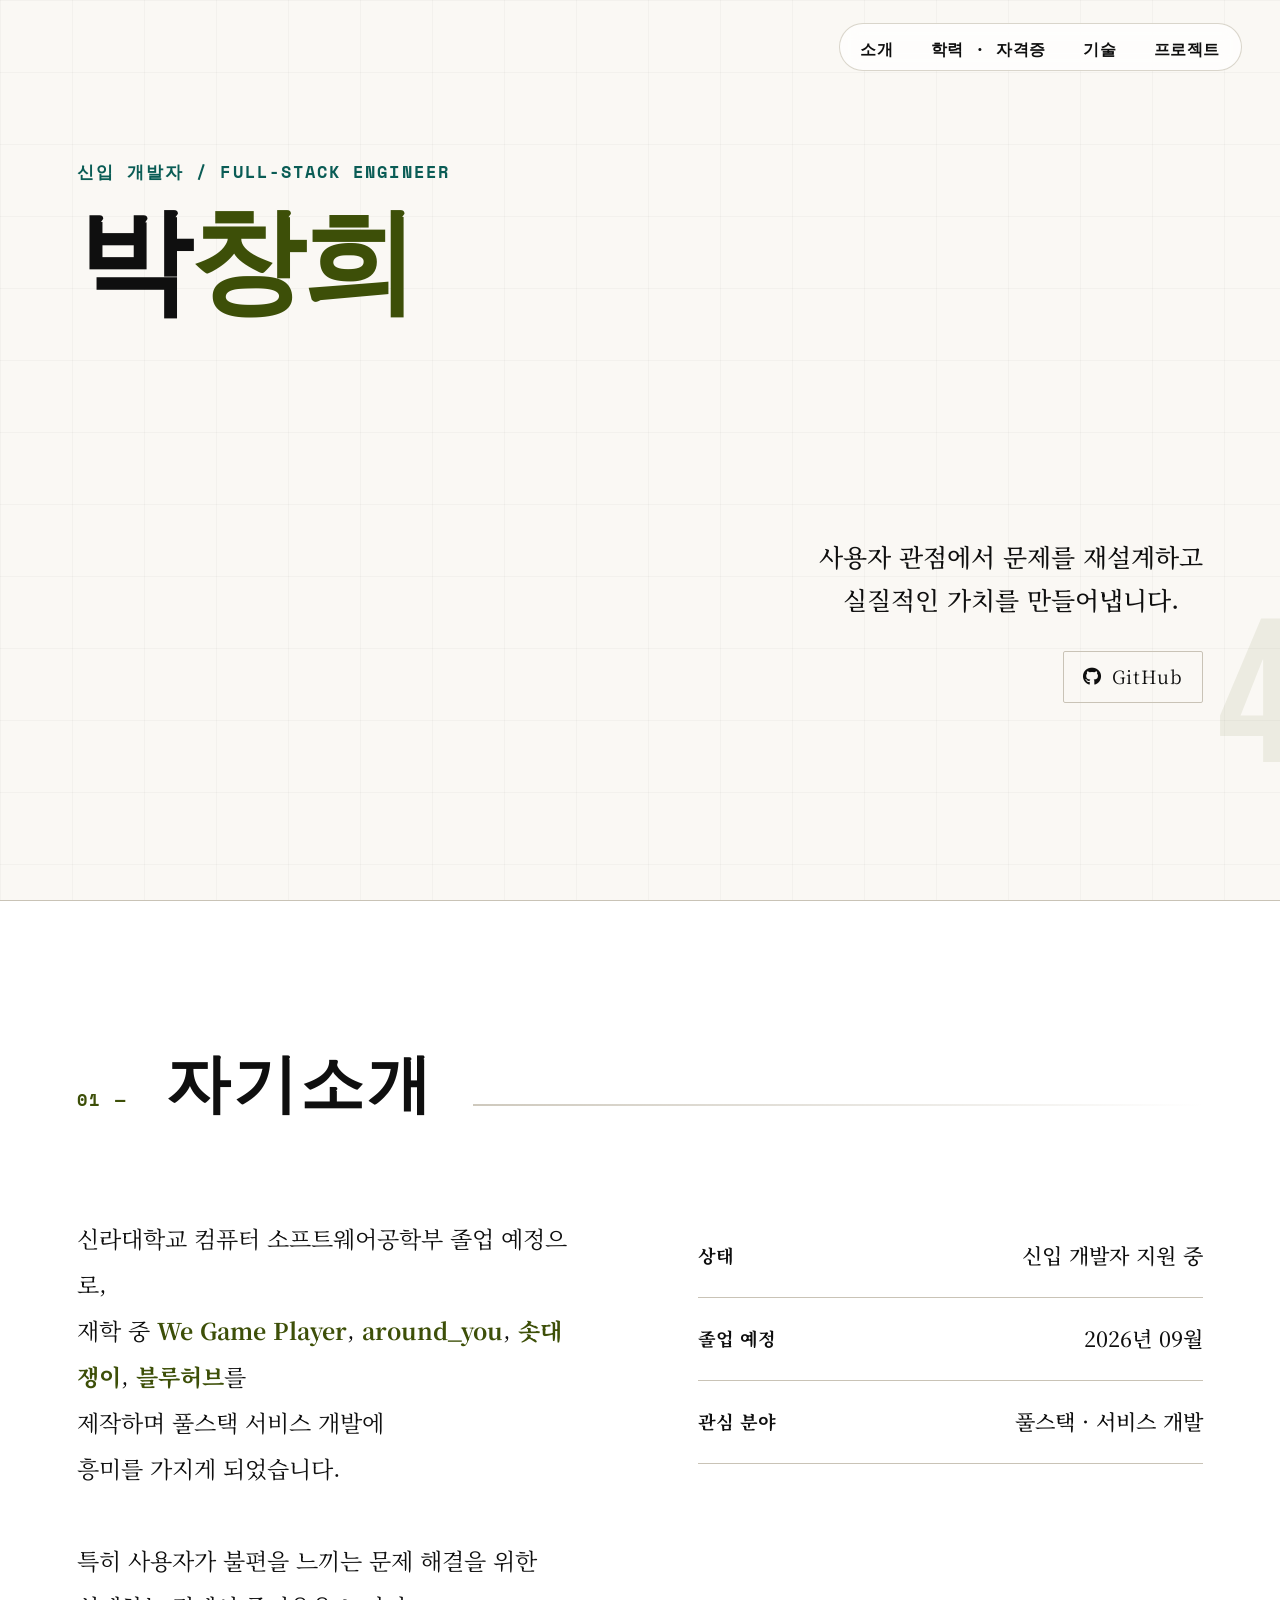
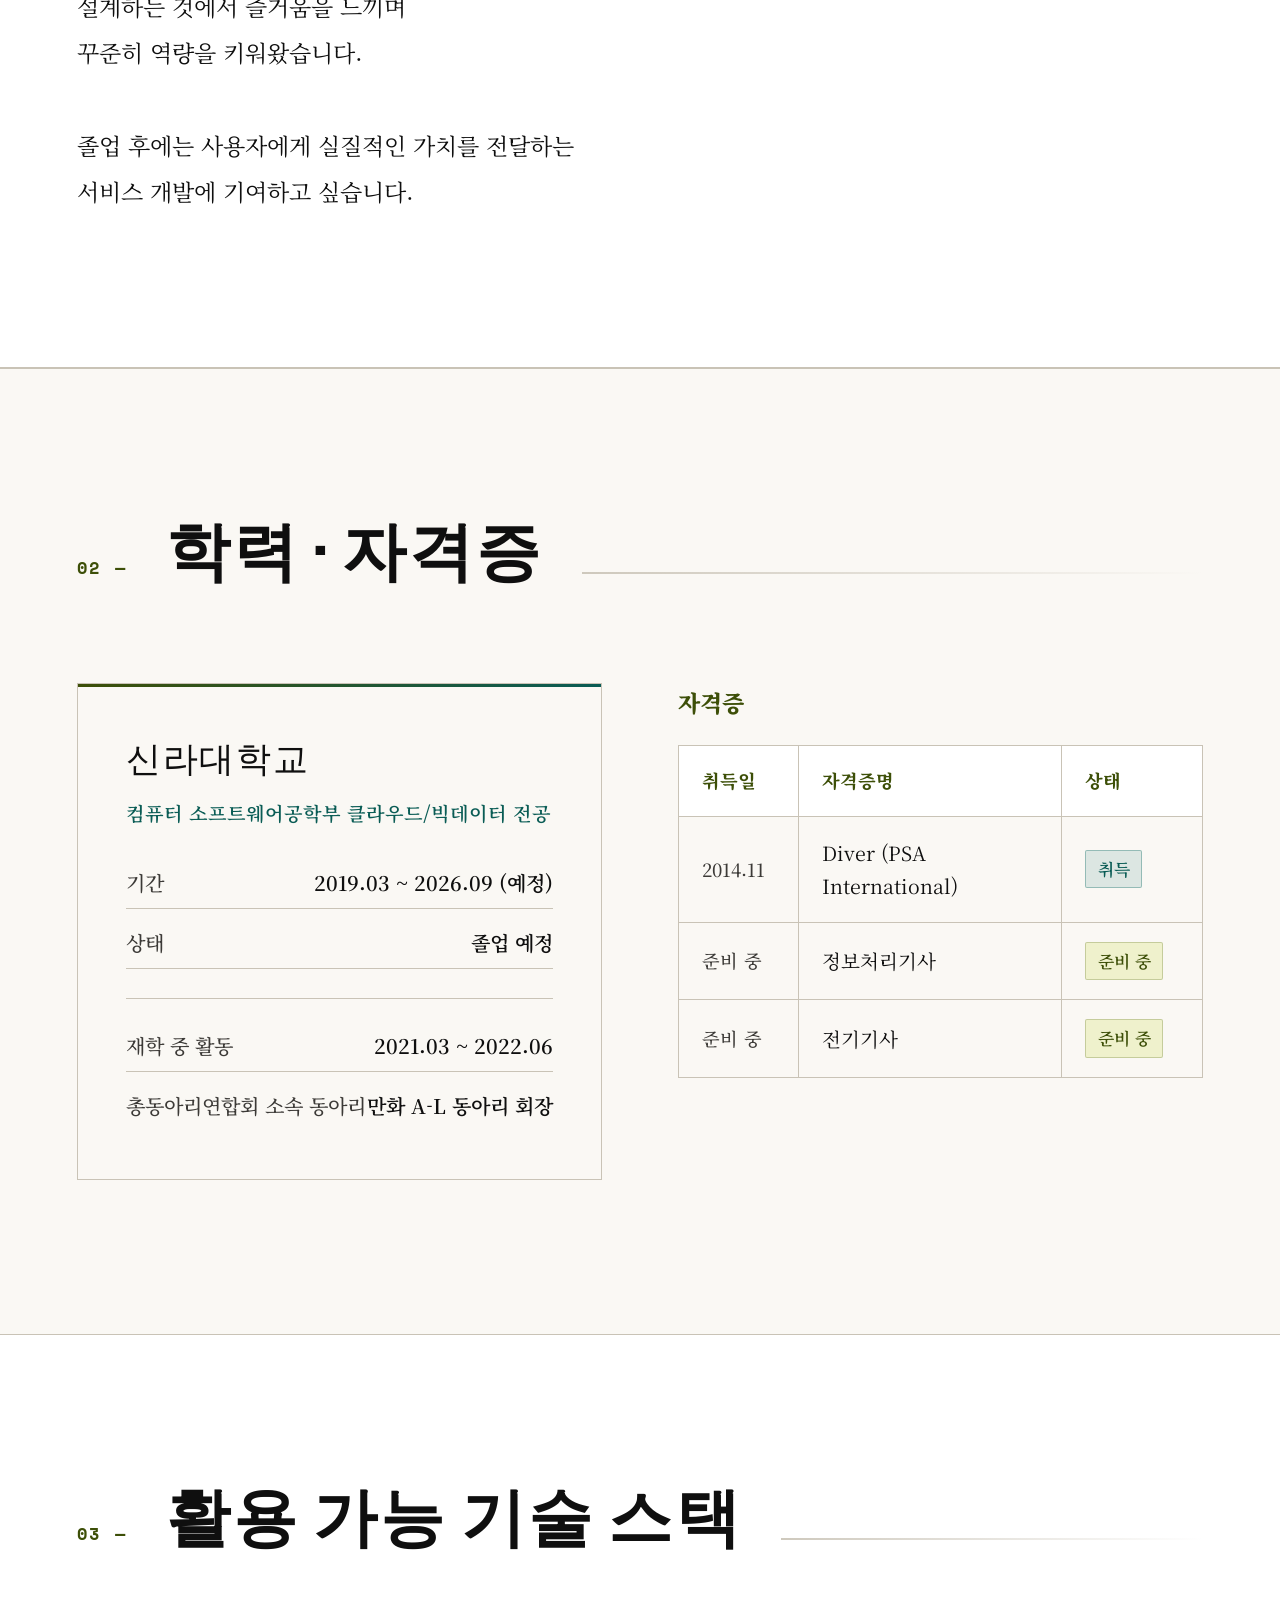
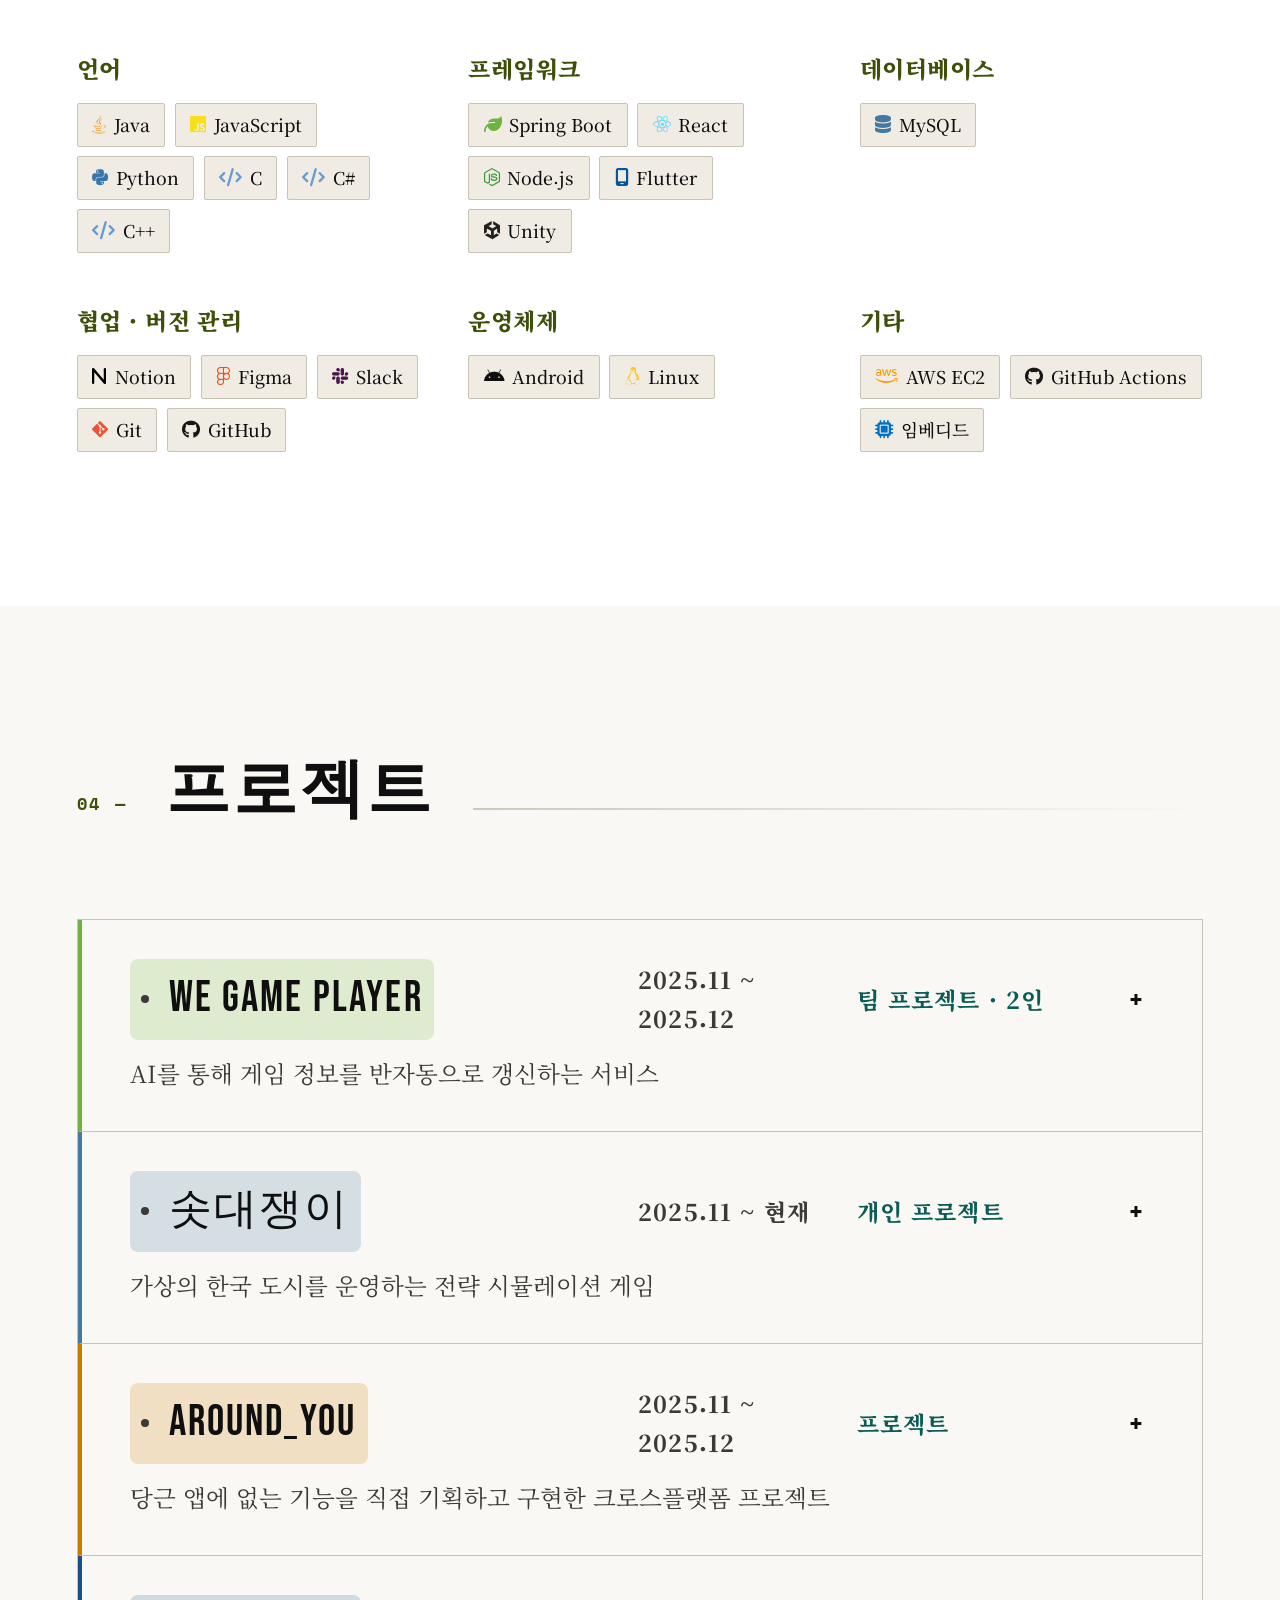
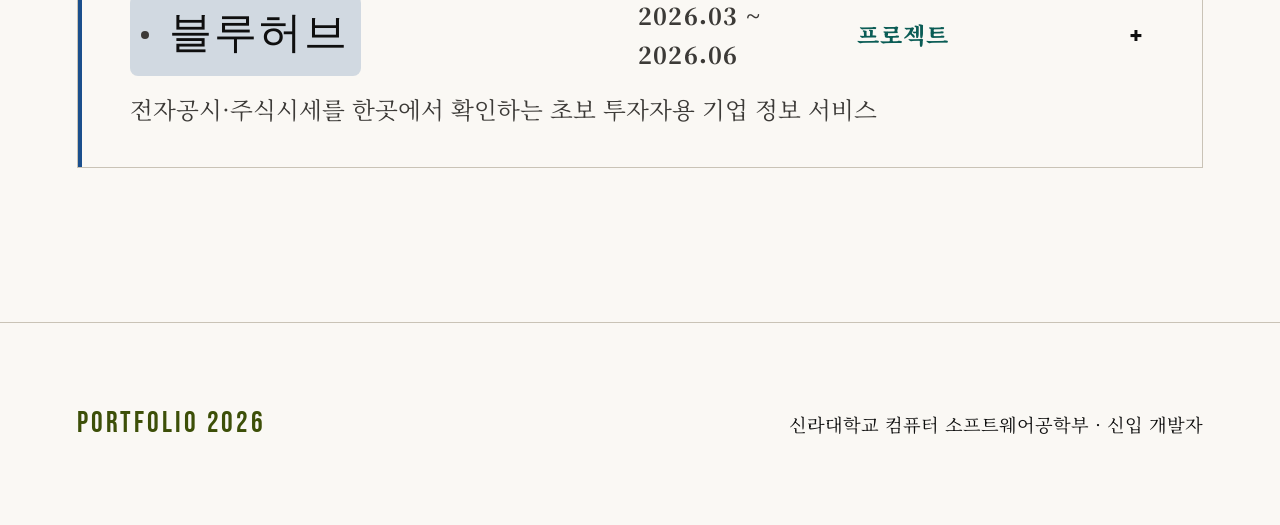
<file: index.html>
<!DOCTYPE html>
<html lang="ko">
<head>
<meta charset="UTF-8">
<meta name="viewport" content="width=device-width, initial-scale=1.0">
<title>박창희 | Portfolio</title>
<link href="https://fonts.googleapis.com/css2?family=Noto+Serif+KR:wght@400;500;600;700;800&family=Space+Mono:wght@400;700&family=Bebas+Neue&display=swap" rel="stylesheet">
<link rel="stylesheet" href="https://cdnjs.cloudflare.com/ajax/libs/font-awesome/6.5.1/css/all.min.css">
<link rel="stylesheet" href="css/201995038.css">

</head>
<body>

<!-- Nav -->
<nav>
  <ul class="nav-links">
    <li><a href="#about">소개</a></li>
    <li><a href="#education">학력 · 자격증</a></li>
    <li><a href="#skills">기술</a></li>
    <li><a href="#projects">프로젝트</a></li>
  </ul>
</nav>

<!-- Hero -->
<section class="hero">
  <div class="hero-grid-bg"></div>
  <div class="hero-left">
    <div class="hero-tag">신입 개발자 / Full-Stack Engineer</div>
    <h1 class="hero-name">
      박<span>창희</span>
    </h1>
  </div>
  <div class="hero-right">
    <p class="hero-subtitle" style="margin-bottom:1.5rem;">
      사용자 관점에서 문제를 재설계하고<br>
      실질적인 가치를 만들어냅니다.
    </p>
    <div class="hero-contacts">
      <a href="https://github.com/tlqkdkwjtl" target="_blank" class="contact-chip"><i class="fa-brands fa-github"></i> GitHub</a>
    </div>
    <div class="big-number">4</div>
  </div>
</section>

<!-- About -->
<section id="about">
  <div class="section-header reveal">
    <span class="section-num">01 —</span>
    <h2 class="section-title">자기소개</h2>
    <div class="section-line"></div>
  </div>
  <div class="about-grid">
    <div class="about-text reveal">
      신라대학교 컴퓨터 소프트웨어공학부 졸업 예정으로,<br>
      재학 중 <strong>We Game Player</strong>, <strong>around_you</strong>, <strong>솟대쟁이</strong>, <strong>블루허브</strong>를 
      <br>제작하며 풀스택 서비스 개발에
      <br>흥미를 가지게 되었습니다.<br><br>
      특히 사용자가 불편을 느끼는 문제 해결을 위한 <br>
      설계하는 것에서 즐거움을 느끼며<br>
      꾸준히 역량을 키워왔습니다.<br><br>
      졸업 후에는 사용자에게 실질적인 가치를 전달하는<br>
      서비스 개발에 기여하고 싶습니다.
    </div>
    <div class="about-facts reveal">
      <div class="fact-row">
        <span class="fact-label">상태</span>
        <span class="fact-value">신입 개발자 지원 중</span>
      </div>
      <div class="fact-row">
        <span class="fact-label">졸업 예정</span>
        <span class="fact-value">2026년 09월</span>
      </div>
      <div class="fact-row">
        <span class="fact-label">관심 분야</span>
        <span class="fact-value">풀스택 · 서비스 개발</span>
      </div>
    </div>
  </div>
</section>

<!-- Education & Certs -->
<section id="education">
  <div class="section-header reveal">
    <span class="section-num">02 —</span>
    <h2 class="section-title">학력 · 자격증</h2>
    <div class="section-line"></div>
  </div>
  <div class="edu-cert-grid">
    <div class="edu-card reveal">
      <div class="edu-school">신라대학교</div>
      <div class="edu-major">컴퓨터 소프트웨어공학부 클라우드/빅데이터 전공</div>
      <div class="edu-meta">
        <div class="edu-meta-item">
          <span>기간</span>
          <span>2019.03 ~ 2026.09 (예정)</span>
        </div>
        <div class="edu-meta-item">
          <span>상태</span>
          <span>졸업 예정</span>
        </div>
      </div>
      <div class="edu-activity">
        <div class="edu-activity-row">
          <span>재학 중 활동</span>
          <span>2021.03 ~ 2022.06</span>
        </div>
        <div class="edu-activity-row">
          <span>총동아리연합회 소속 동아리</span>
          <span>만화 A-L 동아리 회장</span>
        </div>
      </div>
    </div>

    <div class="reveal">
      <div class="project-section-label" style="margin-bottom:1.2rem;">자격증</div>
      <div class="cert-list">
        <div class="cert-row" style="background:var(--surface);">
          <div class="cert-cell date" style="font-family:'Noto Serif KR',serif;font-size:0.95rem;font-weight:800;color:var(--accent);">취득일</div>
          <div class="cert-cell" style="font-family:'Noto Serif KR',serif;font-size:0.95rem;font-weight:800;color:var(--accent);">자격증명</div>
          <div class="cert-cell" style="font-family:'Noto Serif KR',serif;font-size:0.95rem;font-weight:800;color:var(--accent);">상태</div>
        </div>
        <div class="cert-row">
          <div class="cert-cell date">2014.11</div>
          <div class="cert-cell">Diver (PSA International)</div>
          <div class="cert-cell"><span class="cert-status done">취득</span></div>
        </div>
        <div class="cert-row">
          <div class="cert-cell date">준비 중</div>
          <div class="cert-cell">정보처리기사</div>
          <div class="cert-cell"><span class="cert-status pending">준비 중</span></div>
        </div>
        <div class="cert-row">
          <div class="cert-cell date">준비 중</div>
          <div class="cert-cell">전기기사</div>
          <div class="cert-cell"><span class="cert-status pending">준비 중</span></div>
        </div>
      </div>
    </div>
  </div>
</section>

<!-- Skills -->
<section id="skills">
  <div class="section-header reveal">
    <span class="section-num">03 —</span>
    <h2 class="section-title">활용 가능 기술 스택</h2>
    <div class="section-line"></div>
  </div>
  <div class="skills-groups reveal">
    <div class="skills-group">
      <div class="skills-group-label">언어</div>
      <div class="stack-pills">
        <span class="pill"><i class="fa-brands fa-java"></i> Java</span>
        <span class="pill"><i class="fa-brands fa-js"></i> JavaScript</span>
        <span class="pill"><i class="fa-brands fa-python"></i> Python</span>
        <span class="pill"><i class="fa-solid fa-code"></i> C</span>
        <span class="pill"><i class="fa-solid fa-code"></i> C#</span>
        <span class="pill"><i class="fa-solid fa-code"></i> C++</span>
      </div>
    </div>
    <div class="skills-group">
      <div class="skills-group-label">프레임워크</div>
      <div class="stack-pills">
        <span class="pill"><i class="fa-solid fa-leaf"></i> Spring Boot</span>
        <span class="pill"><i class="fa-brands fa-react"></i> React</span>
        <span class="pill"><i class="fa-brands fa-node-js"></i> Node.js</span>
        <span class="pill"><i class="fa-solid fa-mobile-screen"></i> Flutter</span>
        <span class="pill"><i class="fa-brands fa-unity"></i> Unity</span>
      </div>
    </div>
    <div class="skills-group">
      <div class="skills-group-label">데이터베이스</div>
      <div class="stack-pills">
        <span class="pill"><i class="fa-solid fa-database"></i> MySQL</span>
      </div>
    </div>
  </div>
  <div class="skills-row-3 reveal">
    <div class="skills-group">
      <div class="skills-group-label">협업 · 버전 관리</div>
      <div class="stack-pills">
        <span class="pill"><i class="fa-solid fa-n"></i> Notion</span>
        <span class="pill"><i class="fa-brands fa-figma"></i> Figma</span>
        <span class="pill"><i class="fa-brands fa-slack"></i> Slack</span>
        <span class="pill"><i class="fa-brands fa-git-alt"></i> Git</span>
        <span class="pill"><i class="fa-brands fa-github"></i> GitHub</span>
      </div>
    </div>
    <div class="skills-group">
      <div class="skills-group-label">운영체제</div>
      <div class="stack-pills">
        <span class="pill"><i class="fa-brands fa-android"></i> Android</span>
        <span class="pill"><i class="fa-brands fa-linux"></i> Linux</span>
      </div>
    </div>
    <div class="skills-group">
      <div class="skills-group-label">기타</div>
      <div class="stack-pills">
        <span class="pill"><i class="fa-brands fa-aws"></i> AWS EC2</span>
        <span class="pill"><i class="fa-brands fa-github"></i> GitHub Actions</span>
        <span class="pill"><i class="fa-solid fa-microchip"></i> 임베디드</span>
      </div>
    </div>
  </div>
</section>

<!-- Projects -->
<section id="projects">
  <div class="section-header reveal">
    <span class="section-num">04 —</span>
    <h2 class="section-title">프로젝트</h2>
    <div class="section-line"></div>
  </div>
  <div class="projects-list reveal">

    <!-- Project 1 -->
    <div class="project-item" onclick="toggleProject(this)">
      <div class="project-header">
        <div class="project-name">
          <span class="dot"></span>
          We Game Player
        </div>
        <div class="project-period">2025.11 ~ 2025.12</div>
        <div class="project-type">
          팀 프로젝트 · 2인
          <span class="expand-icon">+</span>
        </div>
        <div class="project-summary">AI를 통해 게임 정보를 반자동으로 갱신하는 서비스</div>
      </div>
      <div class="project-body">
        <div>
          <div class="project-section-label">개요</div>
          <p class="project-desc">
            게임별 필요 정보와 확률 계산이 복잡하고 이벤트마다 새로운 계산식이 필요한 문제를 해결하기 위해, AI를 통해 게임 정보를 반자동으로 갱신하는 서비스입니다.
          </p>
          <div class="project-section-label">역할 · 구현</div>
          <ul class="project-tasks">
            <li>게임별 이력 테이블 설계 및 게임사 제공 API 연동</li>
            <li>AI를 통한 반자동 정보처리 및 새로운 계산식 생산 구현</li>
            <li>파이프라인을 통한 데이터 분류 구현</li>
            <li>Spring Security + JWT 기반 로그인 / 회원가입 API 설계 및 구현</li>
            <li>프로젝트 완성을 위한 주도적 일정 및 스케줄 관리</li>
          </ul>
        </div>
        <div>
          <div class="project-section-label">사용한 기술 스택</div>
          <div class="project-stack-chips">
            <span class="project-chip"><i class="fa-solid fa-leaf"></i> Spring Boot</span>
            <span class="project-chip"><i class="fa-solid fa-database"></i> MySQL</span>
            <span class="project-chip"><i class="fa-brands fa-aws"></i> AWS EC2</span>
            <span class="project-chip"><i class="fa-brands fa-github"></i> GitHub Actions</span>
          </div>
          <div class="project-section-label">배운 점</div>
          <p class="project-learned">
            RESTful API 설계 원칙과 스프링 레이어드 아키텍처를 실전에서 적용하며 백엔드 구조를 깊이 이해하게 됨. 배포 자동화(CI/CD)를 처음 경험.
          </p>
          <span style="display:inline-flex;align-items:center;gap:0.5rem;font-family:'Noto Serif KR',serif;font-size:1rem;font-weight:600;color:var(--text);margin-top:1rem;">🔒 비공개</span>
        </div>
      </div>
    </div>

    <!-- Project 2 -->
    <div class="project-item" onclick="toggleProject(this)">
      <div class="project-header">
        <div class="project-name">
          <span class="dot"></span>
          솟대쟁이
        </div>
        <div class="project-period">2025.11 ~ 현재</div>
        <div class="project-type">
          개인 프로젝트
          <span class="expand-icon">+</span>
        </div>
        <div class="project-summary">가상의 한국 도시를 운영하는 전략 시뮬레이션 게임</div>
      </div>
      <div class="project-body">
        <div>
          <div class="project-section-label">개요</div>
          <p class="project-desc">
            기말 과제 프로젝트로 제출한 전략 시뮬레이션 게임으로,
            가상의 한국 도시 관리자로서 예산을 재원 삼아 도시를 운영하는 게임입니다.
            초기 버전은 HTML/CSS/JavaScript 기반으로 구현했으며, 현재는 Unity 환경으로 전환해 기능과 시스템을 확장 개발 중입니다.
          </p>
          <div class="project-section-label">역할 · 구현</div>
          <ul class="project-tasks">
            <li>기획에 맞는 게임 UI 설계 및 실제 개발 구현</li>
            <li>기말 과제 프로젝트로 기한 내 개발 완료</li>
            <li>과제 제출 이후 부족한 부분 추가 개발 중</li>
          </ul>
        </div>
        <div>
          <div class="project-section-label">사용한 기술 스택</div>
          <div class="project-stack-chips">
            <span class="project-chip"><i class="fa-brands fa-unity"></i> Unity</span>
            <span class="project-chip"><i class="fa-solid fa-code"></i> C#</span>
            <span class="project-chip"><i class="fa-brands fa-js"></i> JavaScript</span>
            <span class="project-chip"><i class="fa-brands fa-github"></i> GitHub</span>
          </div>
          <div class="project-section-label">배운 점 · 성과</div>
          <p class="project-learned">
            기획부터 배포까지 혼자 경험하며 프로젝트 전 단계를 파악. 실제 게임 출시를 위한 저작물 등록 관련 경험.
          </p>
          <a href="https://github.com/tlqkdkwjtl/Sotdaejaengi" target="_blank" class="project-link">
            🔗 GitHub (기말 과제 버전)
          </a>
        </div>
      </div>
    </div>

    <!-- Project 3 -->
    <div class="project-item" onclick="toggleProject(this)">
      <div class="project-header">
        <div class="project-name">
          <span class="dot"></span>
          around_you
        </div>
        <div class="project-period">2025.11 ~ 2025.12</div>
        <div class="project-type">
          프로젝트
          <span class="expand-icon">+</span>
        </div>
        <div class="project-summary">당근 앱에 없는 기능을 직접 기획하고 구현한 크로스플랫폼 프로젝트</div>
      </div>
      <div class="project-body">
        <div>
          <div class="project-section-label">개요</div>
          <p class="project-desc">
            당근 앱 사용 중 추가되었으면 하는 기능을 직접 구현한 프로젝트. 당근 제공 기능 구현 + 추가 기능 개발.
          </p>
          <div class="project-section-label">역할 · 구현</div>
          <ul class="project-tasks">
            <li>당근 앱 유사 환경 구현 — 모바일, PC 프로그램, 웹 3곳에서 동시 연동 가능한 프로그램 완성</li>
            <li>AI를 통한 게시물 자동화 시스템 구현</li>
            <li>한국어 외 영어, 일본어, 중국어, 러시아어 등 다국어 번역 기능 구현</li>
          </ul>
        </div>
        <div>
          <div class="project-section-label">사용한 기술 스택</div>
          <div class="project-stack-chips">
            <span class="project-chip"><i class="fa-solid fa-mobile-screen"></i> Flutter</span>
            <span class="project-chip"><i class="fa-brands fa-android"></i> Android</span>
            <span class="project-chip"><i class="fa-solid fa-database"></i> MySQL</span>
          </div>
          <div class="project-section-label">배운 점</div>
          <p class="project-learned">
            처음으로 PC, 웹, 모바일이라는 서로 다른 환경을 동시에 구현하며 크로스 플랫폼 개발의 복잡성과 연동 구조를 체득.
          </p>
          <div style="display:flex;flex-wrap:wrap;align-items:center;gap:0.65rem;margin-top:1rem;">
            <span style="display:inline-flex;align-items:center;gap:0.5rem;font-family:'Noto Serif KR',serif;font-size:1rem;font-weight:600;color:var(--text);">🔒 비공개</span>
            <button class="codebtn" onclick="openAroundYouCodeModal(event)">
              주요 코드 보기 <span class="hint">read-only</span>
            </button>
          </div>
        </div>
      </div>
    </div>

    <!-- Project 4 -->
    <div class="project-item" onclick="toggleProject(this)">
      <div class="project-header">
        <div class="project-name">
          <span class="dot"></span>
          블루허브
        </div>
        <div class="project-period">2026.03 ~ 2026.06</div>
        <div class="project-type">
          프로젝트
          <span class="expand-icon">+</span>
        </div>
        <div class="project-summary">전자공시·주식시세를 한곳에서 확인하는 초보 투자자용 기업 정보 서비스</div>
      </div>
      <div class="project-body">
        <div>
          <div class="project-section-label">개요</div>
          <p class="project-desc">
            공공데이터 &amp; AI 활용 웹 개발 프로젝트로, 금융감독원 전자공시(DART)와
            금융위원회 주식시세 API를 결합해 상장기업의 시세·재무·정기보고·지분공시를
            탭별로 빠르게 확인할 수 있는 서비스입니다. 브라우저 CORS 제약으로 API를
            직접 호출하지 않고, 로컬에서 수집한 JSON 스냅샷을 GitHub Pages로 배포합니다.
          </p>
          <div class="project-section-label">역할 · 구현</div>
          <ul class="project-tasks">
            <li>대표 상장기업 30종목 DART 공시·재무·지분 데이터 스냅샷 수집 (Python)</li>
            <li>메인 검색·주요종목·랜덤 종목·전체 종목 목록 페이지 구현</li>
            <li>상세 화면 6탭 — 시세 차트, 재무 그래프, 지분 도넛 차트, 공시 목록·원문 연결</li>
            <li>GitHub Pages 정적 배포 (API 키 없이 운영)</li>
          </ul>
        </div>
        <div>
          <div class="project-section-label">사용한 기술 스택</div>
          <div class="project-stack-chips">
            <span class="project-chip"><i class="fa-brands fa-html5"></i> HTML</span>
            <span class="project-chip"><i class="fa-brands fa-css3-alt"></i> CSS</span>
            <span class="project-chip"><i class="fa-brands fa-js"></i> JavaScript</span>
            <span class="project-chip"><i class="fa-brands fa-python"></i> Python</span>
            <span class="project-chip"><i class="fa-brands fa-github"></i> GitHub Pages</span>
          </div>
          <div class="project-section-label">배운 점</div>
          <p class="project-learned">
            공공 API 호출 한도·CORS 이슈를 스냅샷 방식으로 해결했고, DART에 기관/개인
            구분 필드가 없어 이름·관계 키워드로 추정 분류하는 한계도 경험함.
          </p>
          <a href="https://tlqkdkwjtl.github.io/bluehub/" target="_blank" class="project-link">
            🔗 라이브 사이트
          </a>
          <a href="https://github.com/tlqkdkwjtl/bluehub" target="_blank" class="project-link">
            🔗 GitHub
          </a>
        </div>
      </div>
    </div>

  </div>
</section>

<!-- around_you Code Modal -->
<div id="aroundYouCodeModal" class="codemodal" aria-hidden="true">
  <div class="codemodal__backdrop" onclick="closeAroundYouCodeModal()"></div>
  <div class="codemodal__panel" role="dialog" aria-modal="true" aria-label="around_you 주요 코드">
    <div class="codemodal__topbar">
      <div class="codemodal__title">
        <strong>around_you · 주요 코드 (발췌)</strong>
        <span>원본 저장소는 비공개이며, 상태관리/네비게이션/통신/모델/백엔드 API 핵심만 읽기 전용으로 공개합니다.</span>
      </div>
      <button class="codemodal__close" onclick="closeAroundYouCodeModal()" aria-label="닫기">X</button>
    </div>

    <div class="codemodal__body">
      <div id="aroundYouCodeFiles" class="codefiles"></div>

      <div class="codeview">
        <div class="codeview__meta">
          <div class="fileline">
            <div id="aroundYouActiveFile" class="filename">파일을 선택하세요</div>
            <div id="aroundYouActiveDesc" class="note">왼쪽에서 파일을 선택하면 코드가 표시됩니다.</div>
          </div>
        </div>
        <pre class="codeblock"><code id="aroundYouCodeText">표시할 코드가 없습니다.</code></pre>
      </div>
    </div>
  </div>
</div>

<!-- Footer -->
<footer>
  <div class="footer-name">PORTFOLIO 2026</div>
  <div class="footer-note">신라대학교 컴퓨터 소프트웨어공학부 · 신입 개발자</div>
</footer>

<script defer src="js/201995038.js"></script>


</body>
</html>
</file>
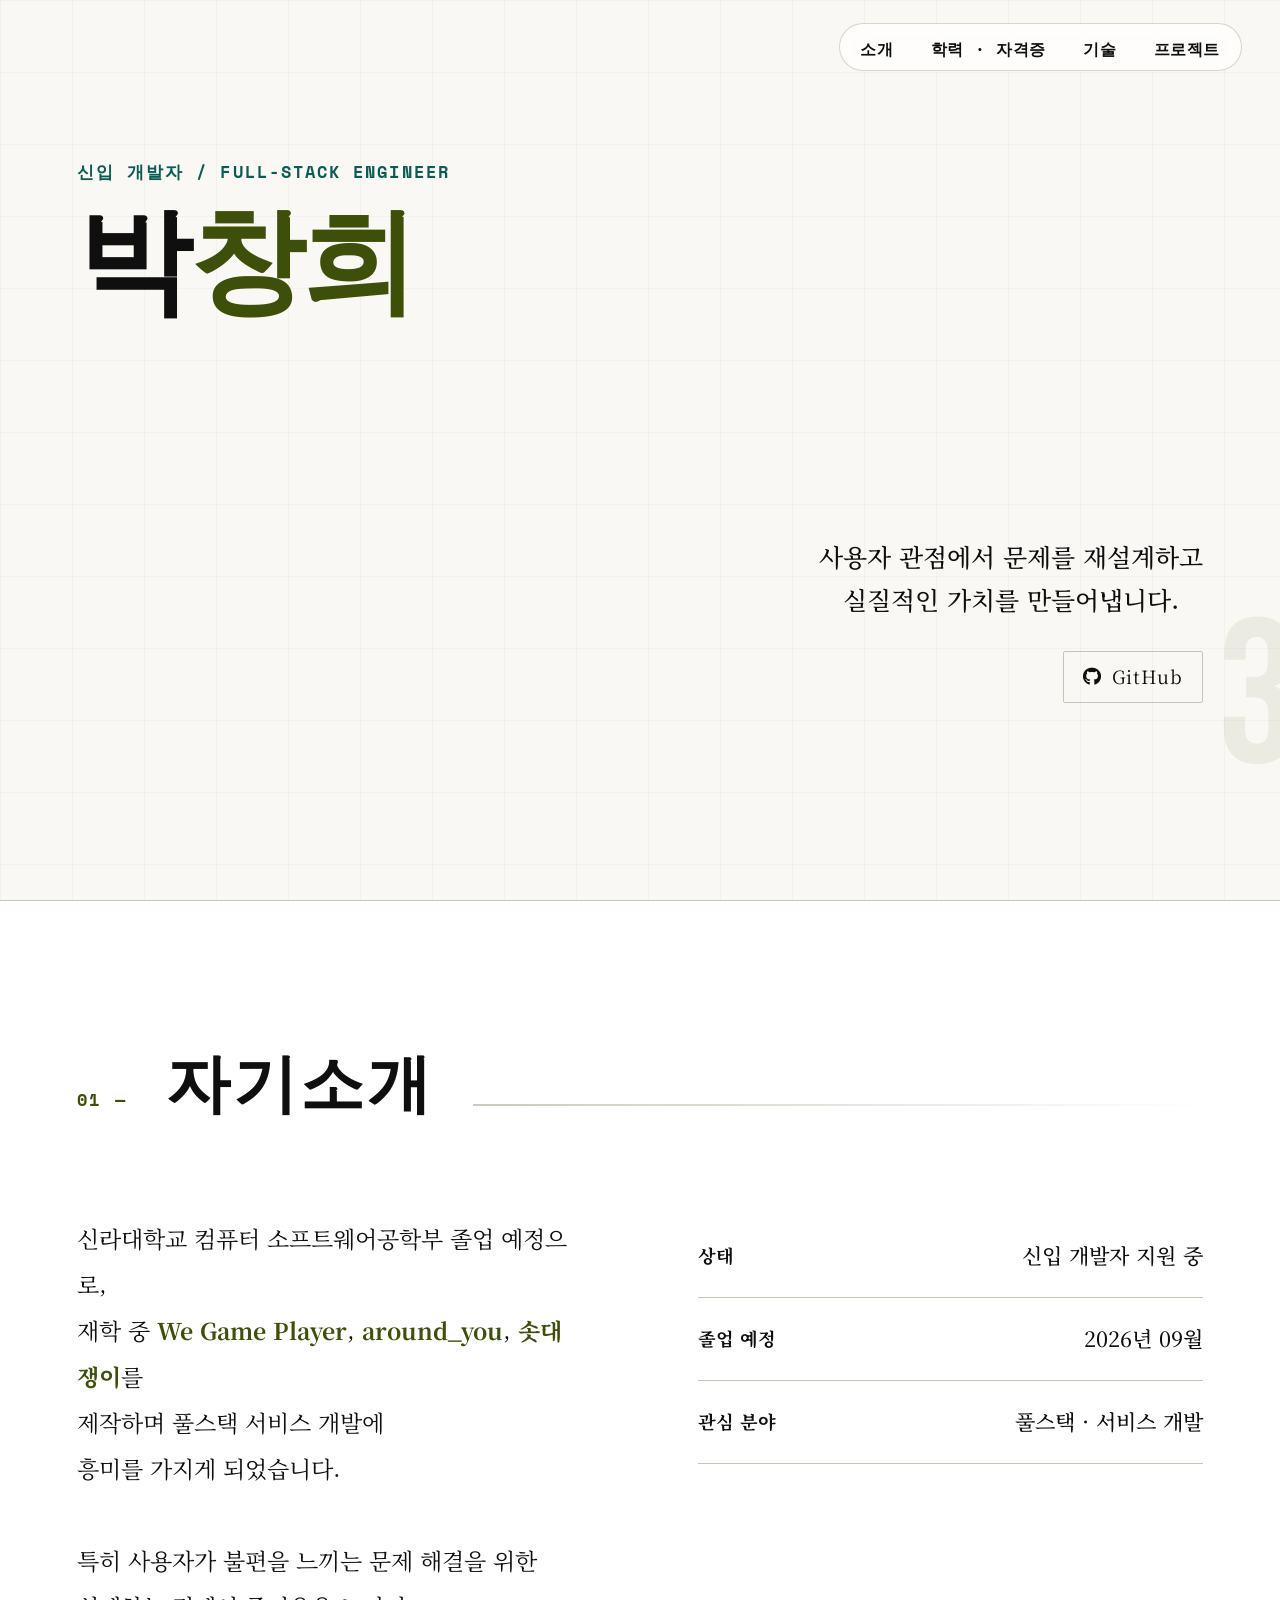
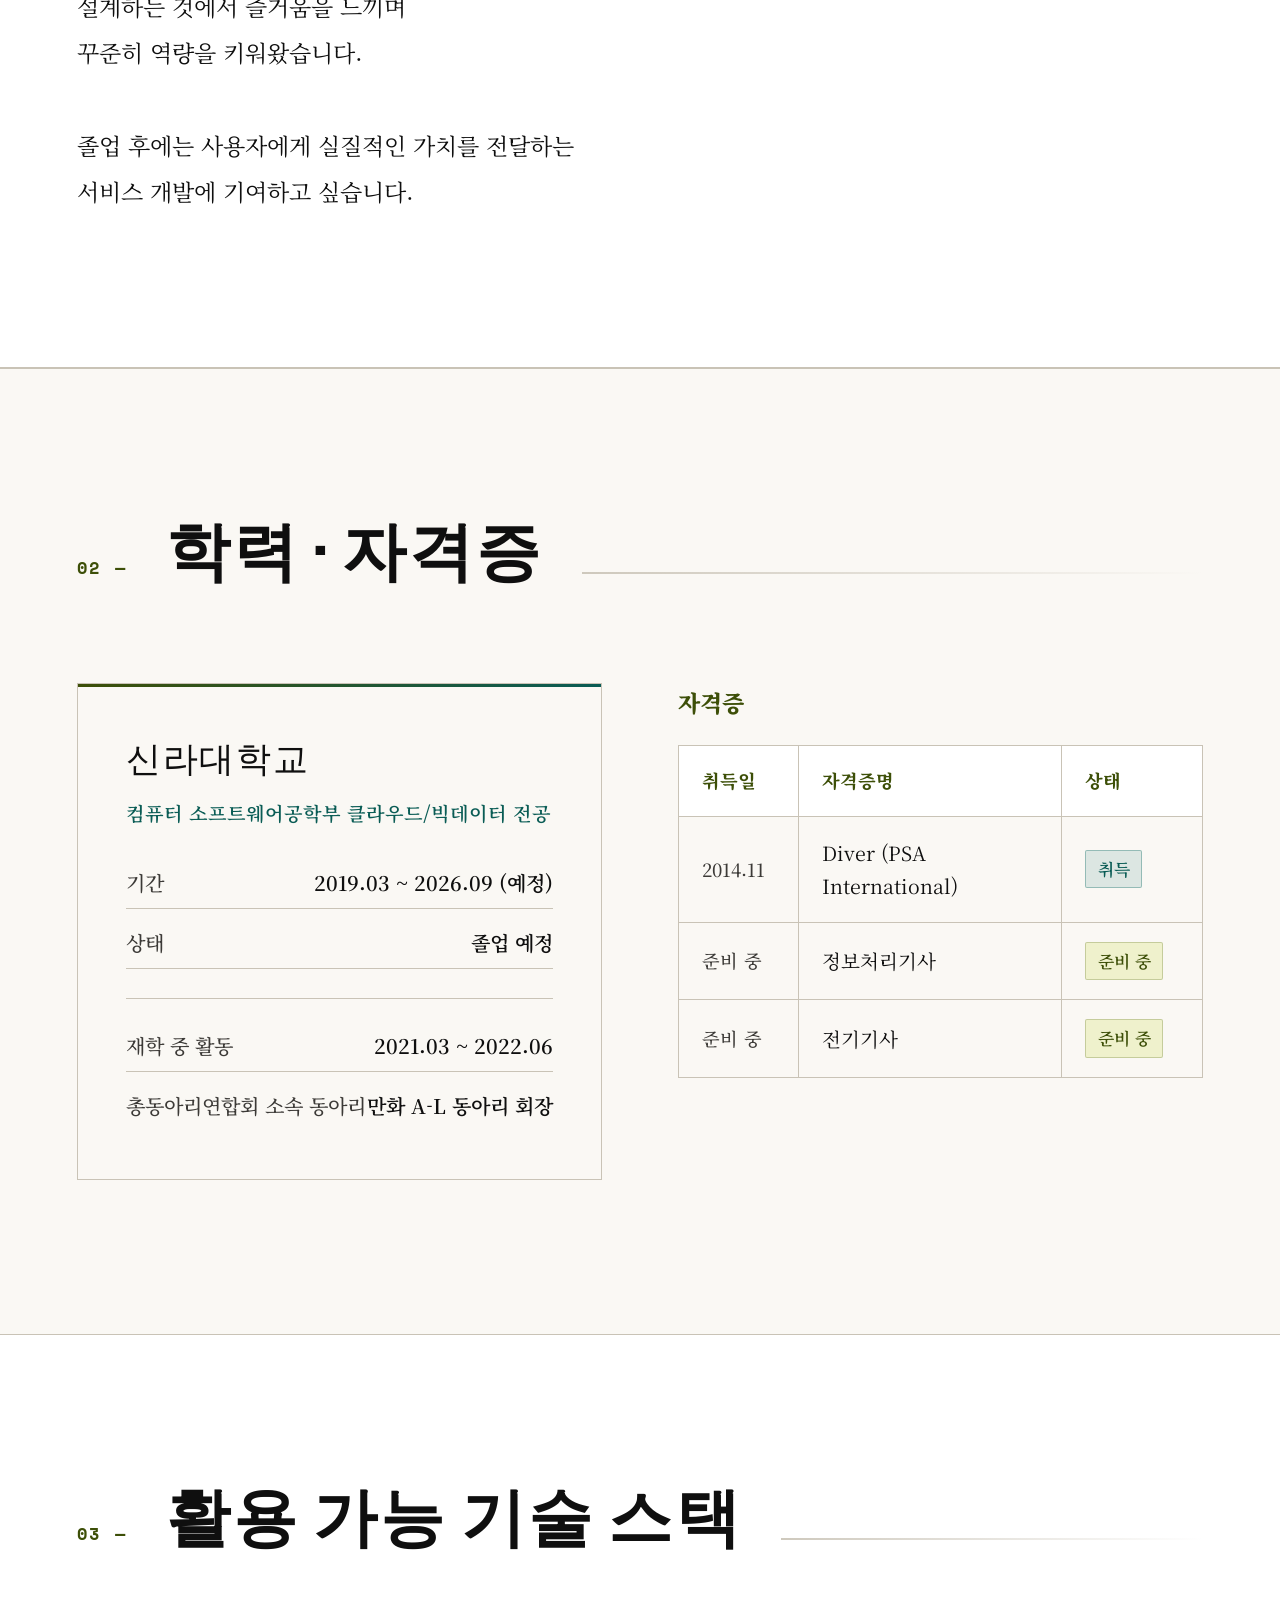
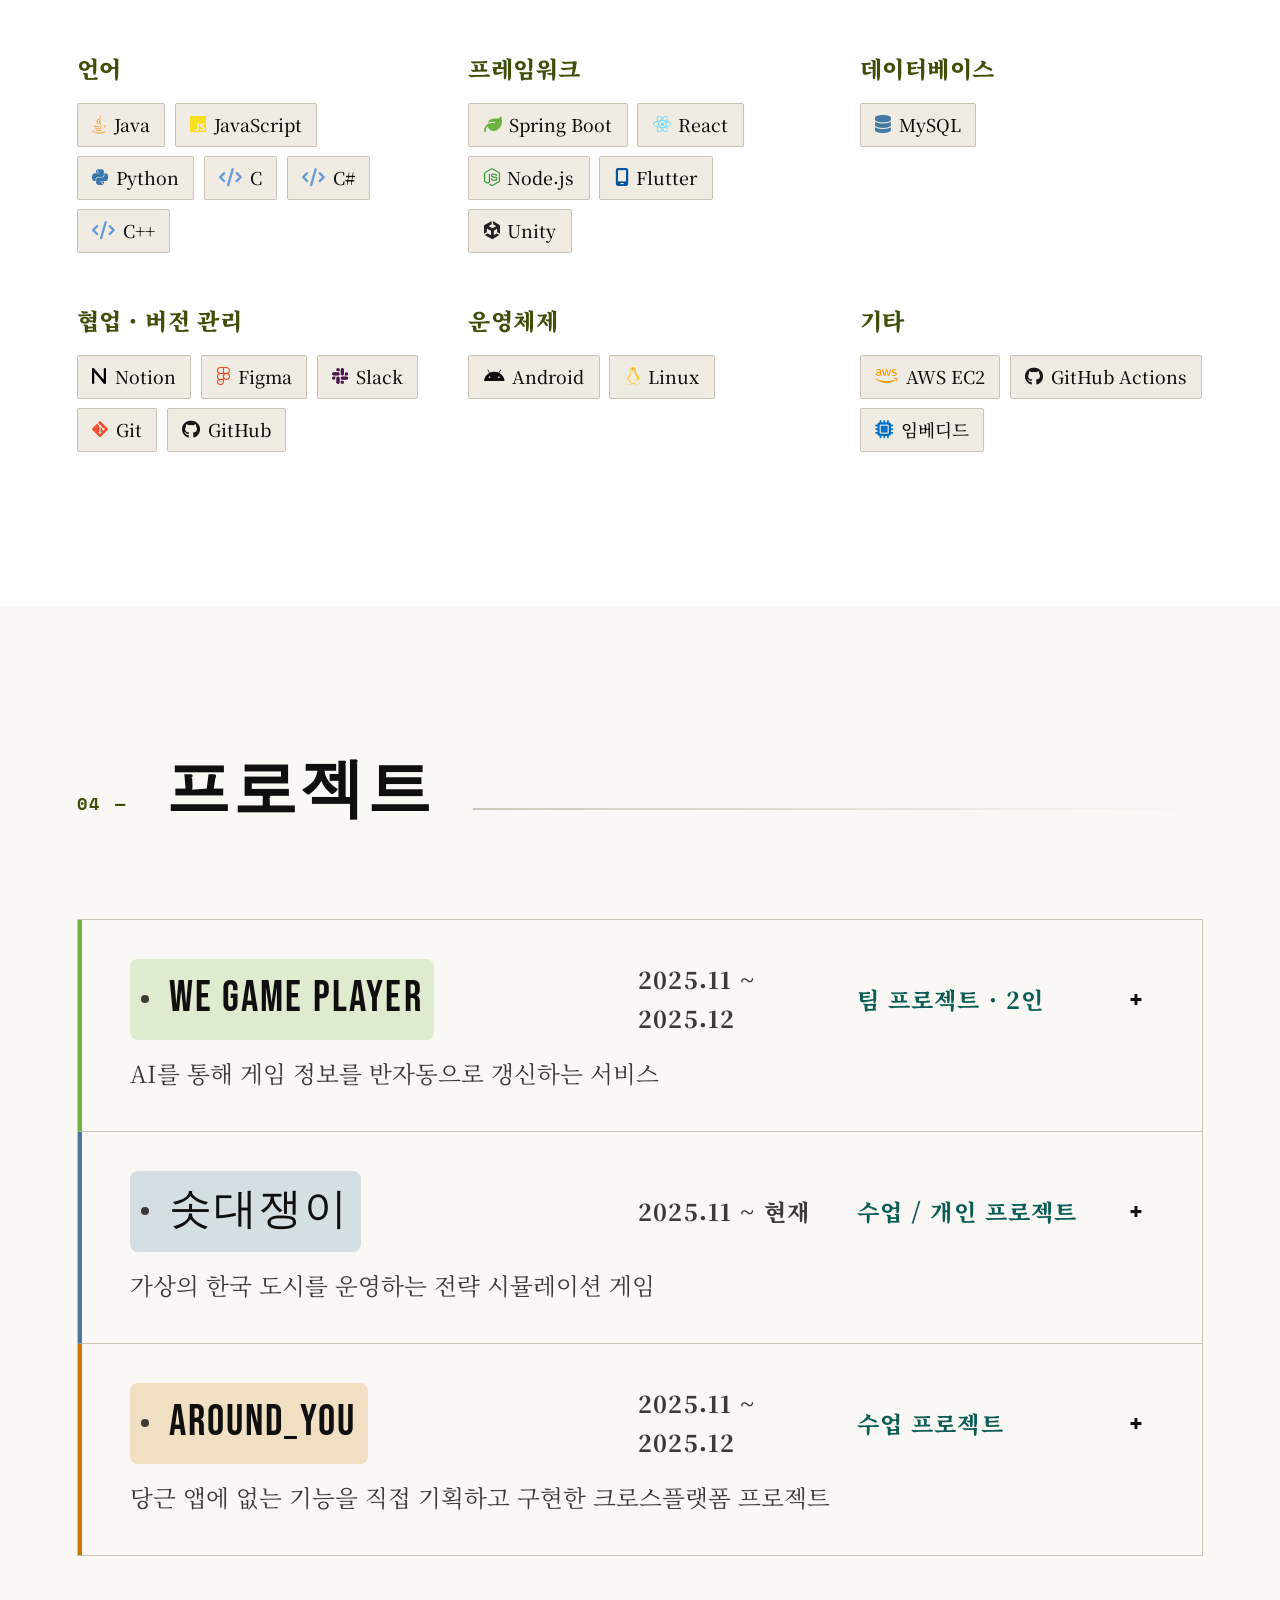
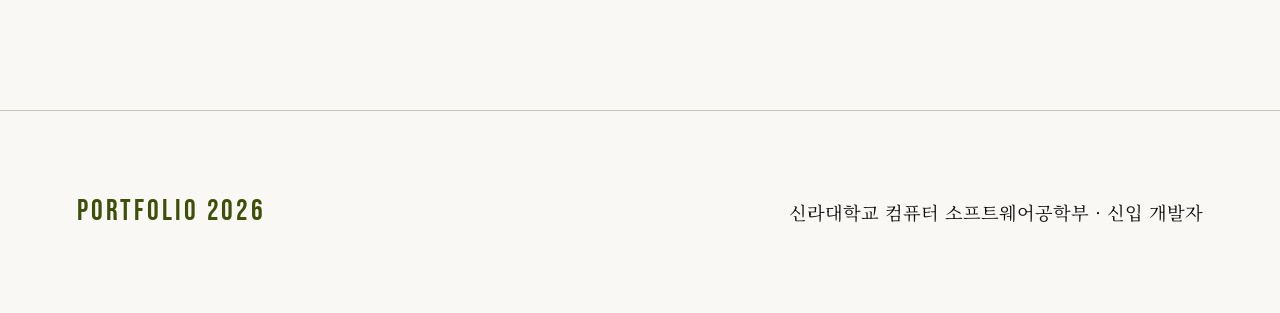
<file: 201995038.html>
﻿<!DOCTYPE html>
<html lang="ko">
<head>
<meta charset="UTF-8">
<meta name="viewport" content="width=device-width, initial-scale=1.0">
<title>박창희 | Portfolio</title>
<link href="https://fonts.googleapis.com/css2?family=Noto+Serif+KR:wght@400;500;600;700;800&family=Space+Mono:wght@400;700&family=Bebas+Neue&display=swap" rel="stylesheet">
<link rel="stylesheet" href="https://cdnjs.cloudflare.com/ajax/libs/font-awesome/6.5.1/css/all.min.css">
<link rel="stylesheet" href="css/201995038.css">

</head>
<body>

<!-- Nav -->
<nav>
  <ul class="nav-links">
    <li><a href="#about">소개</a></li>
    <li><a href="#education">학력 · 자격증</a></li>
    <li><a href="#skills">기술</a></li>
    <li><a href="#projects">프로젝트</a></li>
  </ul>
</nav>

<!-- Hero -->
<section class="hero">
  <div class="hero-grid-bg"></div>
  <div class="hero-left">
    <div class="hero-tag">신입 개발자 / Full-Stack Engineer</div>
    <h1 class="hero-name">
      박<span>창희</span>
    </h1>
  </div>
  <div class="hero-right">
    <p class="hero-subtitle" style="margin-bottom:1.5rem;">
      사용자 관점에서 문제를 재설계하고<br>
      실질적인 가치를 만들어냅니다.
    </p>
    <div class="hero-contacts">
      <a href="https://github.com/tlqkdkwjtl" target="_blank" class="contact-chip"><i class="fa-brands fa-github"></i> GitHub</a>
    </div>
    <div class="big-number">3</div>
  </div>
</section>

<!-- About -->
<section id="about">
  <div class="section-header reveal">
    <span class="section-num">01 —</span>
    <h2 class="section-title">자기소개</h2>
    <div class="section-line"></div>
  </div>
  <div class="about-grid">
    <div class="about-text reveal">
      신라대학교 컴퓨터 소프트웨어공학부 졸업 예정으로,<br>
      재학 중 <strong>We Game Player</strong>, <strong>around_you</strong>, <strong>솟대쟁이</strong>를 
      <br>제작하며 풀스택 서비스 개발에
      <br>흥미를 가지게 되었습니다.<br><br>
      특히 사용자가 불편을 느끼는 문제 해결을 위한 <br>
      설계하는 것에서 즐거움을 느끼며<br>
      꾸준히 역량을 키워왔습니다.<br><br>
      졸업 후에는 사용자에게 실질적인 가치를 전달하는<br>
      서비스 개발에 기여하고 싶습니다.
    </div>
    <div class="about-facts reveal">
      <div class="fact-row">
        <span class="fact-label">상태</span>
        <span class="fact-value">신입 개발자 지원 중</span>
      </div>
      <div class="fact-row">
        <span class="fact-label">졸업 예정</span>
        <span class="fact-value">2026년 09월</span>
      </div>
      <div class="fact-row">
        <span class="fact-label">관심 분야</span>
        <span class="fact-value">풀스택 · 서비스 개발</span>
      </div>
    </div>
  </div>
</section>

<!-- Education & Certs -->
<section id="education">
  <div class="section-header reveal">
    <span class="section-num">02 —</span>
    <h2 class="section-title">학력 · 자격증</h2>
    <div class="section-line"></div>
  </div>
  <div class="edu-cert-grid">
    <div class="edu-card reveal">
      <div class="edu-school">신라대학교</div>
      <div class="edu-major">컴퓨터 소프트웨어공학부 클라우드/빅데이터 전공</div>
      <div class="edu-meta">
        <div class="edu-meta-item">
          <span>기간</span>
          <span>2019.03 ~ 2026.09 (예정)</span>
        </div>
        <div class="edu-meta-item">
          <span>상태</span>
          <span>졸업 예정</span>
        </div>
      </div>
      <div class="edu-activity">
        <div class="edu-activity-row">
          <span>재학 중 활동</span>
          <span>2021.03 ~ 2022.06</span>
        </div>
        <div class="edu-activity-row">
          <span>총동아리연합회 소속 동아리</span>
          <span>만화 A-L 동아리 회장</span>
        </div>
      </div>
    </div>

    <div class="reveal">
      <div class="project-section-label" style="margin-bottom:1.2rem;">자격증</div>
      <div class="cert-list">
        <div class="cert-row" style="background:var(--surface);">
          <div class="cert-cell date" style="font-family:'Noto Serif KR',serif;font-size:0.95rem;font-weight:800;color:var(--accent);">취득일</div>
          <div class="cert-cell" style="font-family:'Noto Serif KR',serif;font-size:0.95rem;font-weight:800;color:var(--accent);">자격증명</div>
          <div class="cert-cell" style="font-family:'Noto Serif KR',serif;font-size:0.95rem;font-weight:800;color:var(--accent);">상태</div>
        </div>
        <div class="cert-row">
          <div class="cert-cell date">2014.11</div>
          <div class="cert-cell">Diver (PSA International)</div>
          <div class="cert-cell"><span class="cert-status done">취득</span></div>
        </div>
        <div class="cert-row">
          <div class="cert-cell date">준비 중</div>
          <div class="cert-cell">정보처리기사</div>
          <div class="cert-cell"><span class="cert-status pending">준비 중</span></div>
        </div>
        <div class="cert-row">
          <div class="cert-cell date">준비 중</div>
          <div class="cert-cell">전기기사</div>
          <div class="cert-cell"><span class="cert-status pending">준비 중</span></div>
        </div>
      </div>
    </div>
  </div>
</section>

<!-- Skills -->
<section id="skills">
  <div class="section-header reveal">
    <span class="section-num">03 —</span>
    <h2 class="section-title">활용 가능 기술 스택</h2>
    <div class="section-line"></div>
  </div>
  <div class="skills-groups reveal">
    <div class="skills-group">
      <div class="skills-group-label">언어</div>
      <div class="stack-pills">
        <span class="pill"><i class="fa-brands fa-java"></i> Java</span>
        <span class="pill"><i class="fa-brands fa-js"></i> JavaScript</span>
        <span class="pill"><i class="fa-brands fa-python"></i> Python</span>
        <span class="pill"><i class="fa-solid fa-code"></i> C</span>
        <span class="pill"><i class="fa-solid fa-code"></i> C#</span>
        <span class="pill"><i class="fa-solid fa-code"></i> C++</span>
      </div>
    </div>
    <div class="skills-group">
      <div class="skills-group-label">프레임워크</div>
      <div class="stack-pills">
        <span class="pill"><i class="fa-solid fa-leaf"></i> Spring Boot</span>
        <span class="pill"><i class="fa-brands fa-react"></i> React</span>
        <span class="pill"><i class="fa-brands fa-node-js"></i> Node.js</span>
        <span class="pill"><i class="fa-solid fa-mobile-screen"></i> Flutter</span>
        <span class="pill"><i class="fa-brands fa-unity"></i> Unity</span>
      </div>
    </div>
    <div class="skills-group">
      <div class="skills-group-label">데이터베이스</div>
      <div class="stack-pills">
        <span class="pill"><i class="fa-solid fa-database"></i> MySQL</span>
      </div>
    </div>
  </div>
  <div class="skills-row-3 reveal">
    <div class="skills-group">
      <div class="skills-group-label">협업 · 버전 관리</div>
      <div class="stack-pills">
        <span class="pill"><i class="fa-solid fa-n"></i> Notion</span>
        <span class="pill"><i class="fa-brands fa-figma"></i> Figma</span>
        <span class="pill"><i class="fa-brands fa-slack"></i> Slack</span>
        <span class="pill"><i class="fa-brands fa-git-alt"></i> Git</span>
        <span class="pill"><i class="fa-brands fa-github"></i> GitHub</span>
      </div>
    </div>
    <div class="skills-group">
      <div class="skills-group-label">운영체제</div>
      <div class="stack-pills">
        <span class="pill"><i class="fa-brands fa-android"></i> Android</span>
        <span class="pill"><i class="fa-brands fa-linux"></i> Linux</span>
      </div>
    </div>
    <div class="skills-group">
      <div class="skills-group-label">기타</div>
      <div class="stack-pills">
        <span class="pill"><i class="fa-brands fa-aws"></i> AWS EC2</span>
        <span class="pill"><i class="fa-brands fa-github"></i> GitHub Actions</span>
        <span class="pill"><i class="fa-solid fa-microchip"></i> 임베디드</span>
      </div>
    </div>
  </div>
</section>

<!-- Projects -->
<section id="projects">
  <div class="section-header reveal">
    <span class="section-num">04 —</span>
    <h2 class="section-title">프로젝트</h2>
    <div class="section-line"></div>
  </div>
  <div class="projects-list reveal">

    <!-- Project 1 -->
    <div class="project-item" onclick="toggleProject(this)">
      <div class="project-header">
        <div class="project-name">
          <span class="dot"></span>
          We Game Player
        </div>
        <div class="project-period">2025.11 ~ 2025.12</div>
        <div class="project-type">
          팀 프로젝트 · 2인
          <span class="expand-icon">+</span>
        </div>
        <div class="project-summary">AI를 통해 게임 정보를 반자동으로 갱신하는 서비스</div>
      </div>
      <div class="project-body">
        <div>
          <div class="project-section-label">개요</div>
          <p class="project-desc">
            게임별 필요 정보와 확률 계산이 복잡하고 이벤트마다 새로운 계산식이 필요한 문제를 해결하기 위해, AI를 통해 게임 정보를 반자동으로 갱신하는 서비스입니다.
          </p>
          <div class="project-section-label">역할 · 구현</div>
          <ul class="project-tasks">
            <li>게임별 이력 테이블 설계 및 게임사 제공 API 연동</li>
            <li>AI를 통한 반자동 정보처리 및 새로운 계산식 생산 구현</li>
            <li>파이프라인을 통한 데이터 분류 구현</li>
            <li>Spring Security + JWT 기반 로그인 / 회원가입 API 설계 및 구현</li>
            <li>프로젝트 완성을 위한 주도적 일정 및 스케줄 관리</li>
          </ul>
        </div>
        <div>
          <div class="project-section-label">사용한 기술 스택</div>
          <div class="project-stack-chips">
            <span class="project-chip"><i class="fa-solid fa-leaf"></i> Spring Boot</span>
            <span class="project-chip"><i class="fa-solid fa-database"></i> MySQL</span>
            <span class="project-chip"><i class="fa-brands fa-aws"></i> AWS EC2</span>
            <span class="project-chip"><i class="fa-brands fa-github"></i> GitHub Actions</span>
          </div>
          <div class="project-section-label">배운 점</div>
          <p class="project-learned">
            RESTful API 설계 원칙과 스프링 레이어드 아키텍처를 실전에서 적용하며 백엔드 구조를 깊이 이해하게 됨. 배포 자동화(CI/CD)를 처음 경험.
          </p>
          <span style="display:inline-flex;align-items:center;gap:0.5rem;font-family:'Noto Serif KR',serif;font-size:1rem;font-weight:600;color:var(--text);margin-top:1rem;">🔒 비공개</span>
        </div>
      </div>
    </div>

    <!-- Project 2 -->
    <div class="project-item" onclick="toggleProject(this)">
      <div class="project-header">
        <div class="project-name">
          <span class="dot"></span>
          솟대쟁이
        </div>
        <div class="project-period">2025.11 ~ 현재</div>
        <div class="project-type">
          수업 / 개인 프로젝트
          <span class="expand-icon">+</span>
        </div>
        <div class="project-summary">가상의 한국 도시를 운영하는 전략 시뮬레이션 게임</div>
      </div>
      <div class="project-body">
        <div>
          <div class="project-section-label">개요</div>
          <p class="project-desc">
            기말 과제 프로젝트로 제출한 전략 시뮬레이션 게임으로,
            가상의 한국 도시 관리자로서 예산을 재원 삼아 도시를 운영하는 게임입니다.
            초기 버전은 HTML/CSS/JavaScript 기반으로 구현했으며, 현재는 Unity 환경으로 전환해 기능과 시스템을 확장 개발 중입니다.
          </p>
          <div class="project-section-label">역할 · 구현</div>
          <ul class="project-tasks">
            <li>기획에 맞는 게임 UI 설계 및 실제 개발 구현</li>
            <li>기말 과제 프로젝트로 기한 내 개발 완료</li>
            <li>과제 제출 이후 부족한 부분 추가 개발 중</li>
          </ul>
        </div>
        <div>
          <div class="project-section-label">사용한 기술 스택</div>
          <div class="project-stack-chips">
            <span class="project-chip"><i class="fa-brands fa-unity"></i> Unity</span>
            <span class="project-chip"><i class="fa-solid fa-code"></i> C#</span>
            <span class="project-chip"><i class="fa-brands fa-js"></i> JavaScript</span>
            <span class="project-chip"><i class="fa-brands fa-github"></i> GitHub</span>
          </div>
          <div class="project-section-label">배운 점 · 성과</div>
          <p class="project-learned">
            기획부터 배포까지 혼자 경험하며 프로젝트 전 단계를 파악. 실제 게임 출시를 위한 저작물 등록 관련 경험.
          </p>
          <a href="https://github.com/tlqkdkwjtl/Sotdaejaengi" target="_blank" class="project-link">
            🔗 GitHub (기말 과제 버전)
          </a>
        </div>
      </div>
    </div>

    <!-- Project 3 -->
    <div class="project-item" onclick="toggleProject(this)">
      <div class="project-header">
        <div class="project-name">
          <span class="dot"></span>
          around_you
        </div>
        <div class="project-period">2025.11 ~ 2025.12</div>
        <div class="project-type">
          수업 프로젝트
          <span class="expand-icon">+</span>
        </div>
        <div class="project-summary">당근 앱에 없는 기능을 직접 기획하고 구현한 크로스플랫폼 프로젝트</div>
      </div>
      <div class="project-body">
        <div>
          <div class="project-section-label">개요</div>
          <p class="project-desc">
            당근 앱 사용 중 추가되었으면 하는 기능을 직접 구현한 프로젝트. 당근 제공 기능 구현 + 추가 기능 개발.
          </p>
          <div class="project-section-label">역할 · 구현</div>
          <ul class="project-tasks">
            <li>당근 앱 유사 환경 구현 — 모바일, PC 프로그램, 웹 3곳에서 동시 연동 가능한 프로그램 완성</li>
            <li>AI를 통한 게시물 자동화 시스템 구현</li>
            <li>한국어 외 영어, 일본어, 중국어, 러시아어 등 다국어 번역 기능 구현</li>
          </ul>
        </div>
        <div>
          <div class="project-section-label">사용한 기술 스택</div>
          <div class="project-stack-chips">
            <span class="project-chip"><i class="fa-solid fa-mobile-screen"></i> Flutter</span>
            <span class="project-chip"><i class="fa-brands fa-android"></i> Android</span>
            <span class="project-chip"><i class="fa-solid fa-database"></i> MySQL</span>
          </div>
          <div class="project-section-label">배운 점</div>
          <p class="project-learned">
            처음으로 PC, 웹, 모바일이라는 서로 다른 환경을 동시에 구현하며 크로스 플랫폼 개발의 복잡성과 연동 구조를 체득.
          </p>
          <div style="display:flex;flex-wrap:wrap;align-items:center;gap:0.65rem;margin-top:1rem;">
            <span style="display:inline-flex;align-items:center;gap:0.5rem;font-family:'Noto Serif KR',serif;font-size:1rem;font-weight:600;color:var(--text);">🔒 비공개</span>
            <button class="codebtn" onclick="openAroundYouCodeModal(event)">
              주요 코드 보기 <span class="hint">read-only</span>
            </button>
          </div>
        </div>
      </div>
    </div>

  </div>
</section>

<!-- around_you Code Modal -->
<div id="aroundYouCodeModal" class="codemodal" aria-hidden="true">
  <div class="codemodal__backdrop" onclick="closeAroundYouCodeModal()"></div>
  <div class="codemodal__panel" role="dialog" aria-modal="true" aria-label="around_you 주요 코드">
    <div class="codemodal__topbar">
      <div class="codemodal__title">
        <strong>around_you · 주요 코드 (발췌)</strong>
        <span>원본 저장소는 비공개이며, 상태관리/네비게이션/통신/모델/백엔드 API 핵심만 읽기 전용으로 공개합니다.</span>
      </div>
      <button class="codemodal__close" onclick="closeAroundYouCodeModal()" aria-label="닫기">X</button>
    </div>

    <div class="codemodal__body">
      <div id="aroundYouCodeFiles" class="codefiles"></div>

      <div class="codeview">
        <div class="codeview__meta">
          <div class="fileline">
            <div id="aroundYouActiveFile" class="filename">파일을 선택하세요</div>
            <div id="aroundYouActiveDesc" class="note">왼쪽에서 파일을 선택하면 코드가 표시됩니다.</div>
          </div>
        </div>
        <pre class="codeblock"><code id="aroundYouCodeText">표시할 코드가 없습니다.</code></pre>
      </div>
    </div>
  </div>
</div>

<!-- Footer -->
<footer>
  <div class="footer-name">PORTFOLIO 2026</div>
  <div class="footer-note">신라대학교 컴퓨터 소프트웨어공학부 · 신입 개발자</div>
</footer>

<script defer src="js/201995038.js"></script>


</body>
</html>
</file>
<file: css/201995038.css>
:root {
    --bg: #faf8f4;
    --surface: #ffffff;
    --surface2: #f0ece4;
    --accent: #3d4f08;
    --accent2: #0a5c55;
    --text: #0f0f0f;
    --muted: #3c3a37;
    --border: #c9c3b6;
  }

  *, *::before, *::after { box-sizing: border-box; margin: 0; padding: 0; }

  html {
    scroll-behavior: smooth;
    font-size: 120%;
  }

  body {
    background: var(--bg);
    color: var(--text);
    font-family: 'Noto Serif KR', serif;
    overflow-x: hidden;
    line-height: 1.7;
    -webkit-font-smoothing: antialiased;
    -moz-osx-font-smoothing: grayscale;
  }

  /* Nav */
  nav {
    position: fixed;
    top: 1.2rem;
    right: 2rem;
    z-index: 100;
    padding: 0;
  }
  .nav-links {
    display: flex;
    gap: 0.5rem;
    list-style: none;
    padding: 0.35rem;
    background: rgba(255,255,255,0.75);
    border: 1px solid rgba(201,195,182,0.7);
    border-radius: 999px;
    backdrop-filter: blur(8px);
  }
  .nav-links a {
    font-family: 'Space Mono', monospace;
    font-size: 0.82rem;
    text-decoration: none;
    color: var(--text);
    font-weight: 800;
    letter-spacing: 0.04em;
    text-transform: uppercase;
    transition: color 0.2s, background 0.2s;
    padding: 0.42rem 0.72rem;
    border-radius: 999px;
    background: transparent;
  }
  .nav-links a:hover { color: var(--accent); background: rgba(196,216,47,0.18); }

  /* Hero */
  .hero {
    min-height: 100vh;
    display: flex;
    flex-direction: column;
    padding: 0 4rem;
    padding-top: 80px;
    position: relative;
    overflow: hidden;
  }
  .hero-grid-bg {
    position: absolute; inset: 0;
    background-image:
      linear-gradient(rgba(0,0,0,0.028) 1px, transparent 1px),
      linear-gradient(90deg, rgba(0,0,0,0.028) 1px, transparent 1px);
    background-size: 72px 72px;
    pointer-events: none;
  }
  .hero-left {
    display: flex;
    flex-direction: column;
    justify-content: flex-start;
    align-items: flex-start;
    padding-top: 4rem;
    z-index: 1;
  }
  .hero-tag {
    font-family: 'Space Mono', monospace;
    font-size: 0.9rem;
    font-weight: 700;
    letter-spacing: 0.12em;
    color: var(--accent2);
    text-transform: uppercase;
    margin-bottom: 1.5rem;
    opacity: 0;
    animation: fadeUp 0.8s 0.2s forwards;
  }
  .hero-name {
    font-family: 'Bebas Neue', sans-serif;
    font-size: clamp(5rem, 9vw, 10rem);
    line-height: 0.9;
    letter-spacing: -0.02em;
    margin-bottom: 1rem;
    opacity: 0;
    animation: fadeUp 0.8s 0.4s forwards;
  }
  .hero-name span { color: var(--accent); }
  .hero-right {
    display: flex;
    flex-direction: column;
    align-items: center;
    justify-content: center;
    flex: 1;
    z-index: 1;
    opacity: 0;
    animation: fadeIn 1s 1s forwards;
  }
  .hero-subtitle {
    font-size: 1.3rem;
    color: var(--text);
    font-weight: 500;
    line-height: 1.75;
    max-width: 420px;
    text-align: center;
    margin-bottom: 2rem;
    opacity: 0;
    animation: fadeUp 0.8s 0.6s forwards;
  }
  .hero-contacts {
    display: flex; gap: 1.5rem; flex-wrap: wrap;
    justify-content: center;
    opacity: 0;
    animation: fadeUp 0.8s 0.8s forwards;
  }
  .contact-chip {
    display: flex; align-items: center; gap: 0.5rem;
    font-family: 'Noto Serif KR', serif;
    font-size: 0.95rem;
    color: var(--text);
    text-decoration: none;
    border: 1px solid var(--border);
    padding: 0.5rem 1rem;
    border-radius: 2px;
    transition: all 0.2s;
    letter-spacing: 0.05em;
  }
  .contact-chip:hover {
    color: var(--accent);
    border-color: var(--accent);
    background: rgba(196,216,47,0.15);
  }
  .hero-right {
    display: flex;
    flex-direction: column;
    justify-content: center;
    align-items: flex-end;
    z-index: 1;
    opacity: 0;
    animation: fadeIn 1s 1s forwards;
  }
  .big-number {
    font-family: 'Bebas Neue', sans-serif;
    font-size: clamp(8rem, 16vw, 20rem);
    color: rgba(74,92,10,0.08);
    line-height: 1;
    user-select: none;
    position: absolute;
    right: -1rem;
    bottom: 5rem;
  }
  .hero-stack {
    border: 1px solid var(--border);
    padding: 2rem;
    background: var(--surface);
    position: relative;
    z-index: 2;
  }
  .hero-stack-title {
    font-family: 'Noto Serif KR', serif;
    font-size: 0.95rem;
    font-weight: 800;
    letter-spacing: 0.04em;
    color: var(--accent);
    text-transform: none;
    margin-bottom: 1.2rem;
  }
  .stack-pills {
    display: flex; flex-wrap: wrap; gap: 0.5rem;
  }
  .pill {
    font-family: 'Noto Serif KR', serif;
    font-size: 0.92rem;
    font-weight: 500;
    padding: 0.3rem 0.75rem;
    background: var(--surface2);
    border: 1px solid var(--border);
    color: var(--text);
    border-radius: 2px;
    transition: all 0.2s;
    display: inline-flex;
    align-items: center;
    gap: 0.4rem;
  }
  .pill i {
    font-size: 0.95rem;
  }
  .pill .fa-java { color: #f89820; }
  .pill .fa-js { color: #f7df1e; }
  .pill .fa-python { color: #3776ab; }
  .pill .fa-code { color: #659ad2; }
  .pill .fa-leaf { color: #6db33f; }
  .pill .fa-react { color: #61dafb; }
  .pill .fa-node-js { color: #339933; }
  .pill .fa-mobile-screen { color: #02569b; }
  .pill .fa-unity { color: #222; }
  .pill .fa-database { color: #4479a1; }
  .pill .fa-n { color: #000; }
  .pill .fa-figma { color: #f24e1e; }
  .pill .fa-slack { color: #4a154b; }
  .pill .fa-aws { color: #ff9900; }
  .pill .fa-github { color: #181717; }
  .pill .fa-git-alt { color: #f05032; }
  .pill .fa-linux { color: #fcc624; }
  .pill .fa-microchip { color: #0071c5; }
  .pill:hover {
    background: var(--accent);
    color: #fff;
    border-color: var(--accent);
  }

  /* Section base */
  section {
    padding: 8rem 4rem;
  }
  .section-header {
    display: flex;
    align-items: baseline;
    gap: 2rem;
    margin-bottom: 5rem;
  }
  .section-num {
    font-family: 'Space Mono', monospace;
    font-size: 0.9rem;
    font-weight: 700;
    color: var(--accent);
    letter-spacing: 0.15em;
  }
  .section-title {
    font-family: 'Bebas Neue', sans-serif;
    font-size: clamp(2.5rem, 5vw, 4.5rem);
    letter-spacing: 0.05em;
    line-height: 1;
  }
  .section-line {
    flex: 1;
    height: 2px;
    background: linear-gradient(90deg, var(--border), transparent);
    opacity: 0.9;
  }

  /* About */
  #about {
    background: var(--surface);
    border-top: 1px solid var(--border);
    border-bottom: 1px solid var(--border);
  }
  .about-grid {
    display: grid;
    grid-template-columns: 1fr 1fr;
    gap: 6rem;
    align-items: start;
  }
  .about-text {
    font-size: 1.2rem;
    line-height: 2;
    color: var(--text);
  }
  .about-text strong { color: var(--accent); font-weight: 700; }
  .about-facts {
    display: flex; flex-direction: column; gap: 0;
  }
  .fact-row {
    display: flex;
    justify-content: space-between;
    align-items: center;
    padding: 1.2rem 0;
    border-bottom: 1px solid var(--border);
  }
  .fact-label {
    font-family: 'Noto Serif KR', serif;
    font-size: 0.95rem;
    font-weight: 700;
    color: var(--text);
    text-transform: none;
    letter-spacing: 0;
  }
  .fact-value {
    font-size: 1.1rem;
    font-weight: 500;
    color: var(--text);
  }

  /* Skills */
  #skills {
    background: var(--surface);
  }
  .skills-table {
    border: 1px solid var(--border);
    overflow: hidden;
  }
  .skills-row {
    display: grid;
    grid-template-columns: 160px 1fr 140px;
    border-bottom: 1px solid var(--border);
    transition: background 0.2s;
  }
  .skills-row:hover { background: var(--surface2); }
  .skills-row.header {
    background: var(--surface);
  }
  .skills-cell {
    padding: 1.15rem 1.5rem;
    font-size: 1.05rem;
    color: var(--text);
    border-right: 1px solid var(--border);
  }
  .skills-cell:last-child { border-right: none; }
  .skills-row.header .skills-cell {
    font-family: 'Noto Serif KR', serif;
    font-size: 0.95rem;
    font-weight: 800;
    letter-spacing: 0.02em;
    text-transform: none;
    color: var(--text);
    background: var(--surface2);
  }
  .badge {
    display: inline-block;
    font-family: 'Noto Serif KR', serif;
    font-size: 0.88rem;
    font-weight: 600;
    padding: 0.2rem 0.6rem;
    border-radius: 2px;
    background: rgba(13,107,99,0.1);
    color: var(--accent2);
    border: 1px solid rgba(13,107,99,0.35);
  }

  /* Skills groups */
  .skills-groups {
    display: grid;
    grid-template-columns: repeat(3, 1fr);
    gap: 2.5rem;
  }
  .skills-group {
    display: flex;
    flex-direction: column;
    gap: 0.8rem;
  }
  .skills-group-label {
    font-family: 'Noto Serif KR', serif;
    font-size: 1.2rem;
    font-weight: 900;
    color: var(--accent);
    letter-spacing: 0.02em;
  }
  .skills-row-2 {
    display: grid;
    grid-template-columns: repeat(2, 1fr);
    gap: 2.5rem;
    margin-top: 2.5rem;
  }
  .skills-row-3 {
    display: grid;
    grid-template-columns: repeat(3, 1fr);
    gap: 2.5rem;
    margin-top: 2.5rem;
  }

  @media (max-width: 900px) {
    .skills-groups { grid-template-columns: 1fr; }
    .skills-row-2 { grid-template-columns: 1fr; }
    .skills-row-3 { grid-template-columns: 1fr; }
  }

  /* Projects */
  #projects { background: var(--bg); }
  .projects-list {
    display: flex;
    flex-direction: column;
    gap: 0;
    border: 1.5px solid var(--border);
  }
  .project-item {
    border-bottom: 1.5px solid var(--border);
    overflow: hidden;
    transition: background 0.3s;
    border-left: 4px solid transparent;
  }
  .project-item:nth-child(1) { border-left-color: #6db33f; } /* We Game Player */
  .project-item:nth-child(2) { border-left-color: #4479a1; } /* 솟대쟁이 */
  .project-item:nth-child(3) { border-left-color: #c57a00; } /* around_you */
  .project-item:nth-child(4) { border-left-color: #1a4f8c; } /* 블루허브 */
  .project-item:last-child { border-bottom: none; }
  .project-header {
    display: grid;
    grid-template-columns: 2.4fr 1fr 1fr;
    align-items: center;
    padding: 2rem 2.5rem;
    cursor: pointer;
    gap: 0.5rem 0.6rem;
  }
  .project-summary {
    grid-column: 1 / -1;
    font-size: 1.23rem;
    color: var(--muted);
    line-height: 1.6;
    padding-top: 0.3rem;
  }
  .project-item:hover .project-header { background: transparent; }
  .project-name {
    font-family: 'Bebas Neue', sans-serif;
    font-size: 2.25rem;
    letter-spacing: 0.05em;
    display: flex;
    align-items: center;
    gap: 1rem;
    width: fit-content;
    padding: 0.2rem 0.6rem;
    border-radius: 8px;
  }
  .project-item:nth-child(1) .project-name { background: rgba(109,179,63,0.2); }
  .project-item:nth-child(2) .project-name { background: rgba(68,121,161,0.2); }
  .project-item:nth-child(3) .project-name { background: rgba(197,122,0,0.2); }
  .project-item:nth-child(4) .project-name { background: rgba(26,79,140,0.18); }
  .project-name .dot {
    width: 8px; height: 8px;
    border-radius: 50%;
    background: var(--muted);
    flex-shrink: 0;
    transition: background 0.2s;
  }
  .project-item:hover .project-name .dot { background: var(--accent); }
  .project-period {
    font-family: 'Noto Serif KR', serif;
    font-size: 1.2rem;
    font-weight: 800;
    color: var(--muted);
    letter-spacing: 0.05em;
    justify-self: start;
  }
  .project-type {
    font-family: 'Noto Serif KR', serif;
    font-size: 1.2rem;
    font-weight: 800;
    color: var(--accent2);
    text-align: left;
    letter-spacing: 0.05em;
    justify-self: start;
    display: flex;
    align-items: center;
    justify-content: flex-start;
    position: relative;
    padding-right: 1.6rem;
    width: 15.5rem;
    min-width: 15.5rem;
  }
  .project-body {
    display: none;
    padding: 0 2.5rem 2.5rem;
    grid-template-columns: 1fr 1fr;
    gap: 3rem;
    background: transparent;
  }
  .project-item.open .project-body { display: grid; }
  .project-item.open .project-header {
    border-bottom: 1.5px solid var(--border);
  }
  .project-item.open .project-body {
    background: transparent !important;
  }
  .project-section-label {
    font-family: 'Noto Serif KR', serif;
    font-size: 1.2rem;
    font-weight: 900;
    letter-spacing: 0;
    text-transform: none;
    color: var(--accent);
    margin-bottom: 0.8rem;
  }
  .project-desc {
    font-size: 1.1rem;
    line-height: 1.85;
    color: var(--text);
    margin-bottom: 1.8rem;
  }
  .project-tasks {
    list-style: none;
    display: flex;
    flex-direction: column;
    gap: 0.6rem;
  }
  .project-tasks li {
    font-size: 1.05rem;
    line-height: 1.65;
    color: var(--text);
    display: flex;
    gap: 0.75rem;
    align-items: flex-start;
  }
  .project-tasks li::before {
    content: '→';
    color: var(--accent);
    flex-shrink: 0;
    font-family: 'Space Mono', monospace;
    font-size: 0.9rem;
    margin-top: 0.15rem;
  }
  .project-stack-chips {
    display: flex; flex-wrap: wrap; gap: 0.4rem;
    margin-bottom: 1.5rem;
  }
  .project-chip {
    font-family: 'Noto Serif KR', serif;
    font-size: 0.88rem;
    font-weight: 600;
    padding: 0.25rem 0.6rem;
    background: rgba(196,216,47,0.2);
    border: 1px solid rgba(74,92,10,0.25);
    color: var(--accent);
    border-radius: 2px;
    display: inline-flex;
    align-items: center;
    gap: 0.35rem;
  }
  .project-chip i {
    font-size: 0.9rem;
  }
  .project-chip .fa-leaf { color: #6db33f; }
  .project-chip .fa-database { color: #4479a1; }
  .project-chip .fa-aws { color: #ff9900; }
  .project-chip .fa-github { color: #181717; }
  .project-chip .fa-unity { color: #222; }
  .project-chip .fa-code { color: #659ad2; }
  .project-chip .fa-js { color: #f7df1e; }
  .project-chip .fa-mobile-screen { color: #02569b; }
  .project-chip .fa-android { color: #3ddc84; }
  .project-chip .fa-html5 { color: #e34f26; }
  .project-chip .fa-css3-alt { color: #1572b6; }
  .project-chip .fa-python { color: #3776ab; }
  .project-link {
    display: inline-flex;
    align-items: center;
    gap: 0.5rem;
    font-family: 'Noto Serif KR', serif;
    font-size: 1rem;
    font-weight: 600;
    color: var(--accent2);
    text-decoration: none;
    border-bottom: 1px solid rgba(13,107,99,0.35);
    padding-bottom: 2px;
    margin-top: 1rem;
    transition: all 0.2s;
  }
  .project-link:hover {
    color: var(--accent);
    border-color: var(--accent);
  }
  .project-learned {
    font-size: 1.05rem;
    line-height: 1.85;
    color: var(--text);
    padding: 1rem 1.2rem;
    border-left: 2px solid var(--accent);
    background: rgba(196,216,47,0.12);
  }
  .expand-icon {
    font-family: 'Space Mono', monospace;
    font-size: 1.35rem;
    color: var(--text);
    transition: transform 0.3s;
    position: absolute;
    right: 0.45rem;
    top: 50%;
    transform: translateY(-50%);
    margin-left: 0;
  }
  .project-item.open .expand-icon { transform: translateY(-50%) rotate(45deg); color: var(--accent); }

  /* around_you: code modal */
  .codebtn {
    display: inline-flex;
    align-items: center;
    gap: 0.5rem;
    margin-top: 0.75rem;
    padding: 0;
    font-family: 'Noto Serif KR', serif;
    font-size: 1rem;
    font-weight: 700;
    color: var(--accent2);
    background: transparent;
    border: none;
    border-bottom: 1px solid rgba(13,107,99,0.35);
    cursor: pointer;
    transition: color 0.2s, border-color 0.2s, transform 0.05s;
    user-select: none;
  }
  .codebtn:hover { color: var(--accent); border-color: var(--accent); }
  .codebtn:active { transform: translateY(1px); }
  .codebtn .hint {
    font-family: 'Space Mono', monospace;
    font-size: 0.82rem;
    color: rgba(13,107,99,0.65);
    font-weight: 500;
  }

  .codemodal {
    position: fixed;
    inset: 0;
    display: none;
    align-items: center;
    justify-content: center;
    padding: 2.5rem 1.25rem;
    z-index: 9999;
  }
  .codemodal.open { display: flex; }
  .codemodal__backdrop {
    position: absolute;
    inset: 0;
    background: rgba(0,0,0,0.65);
    backdrop-filter: blur(6px);
  }
  .codemodal__panel {
    position: relative;
    width: min(1080px, 96vw);
    max-height: min(78vh, 820px);
    /* keep code area dark, but make surrounding UI bright */
    background: rgba(250,250,250,0.92);
    border: 1px solid var(--border);
    box-shadow: 0 20px 60px rgba(0,0,0,0.5);
    overflow: hidden;
  }
  .codemodal__topbar {
    display: flex;
    align-items: flex-start;
    justify-content: space-between;
    gap: 1.25rem;
    padding: 1.25rem 1.4rem;
    border-bottom: 1px solid var(--border);
    background: rgba(255,255,255,0.9);
  }
  .codemodal__title {
    display: flex;
    flex-direction: column;
    gap: 0.35rem;
  }
  .codemodal__title strong {
    font-family: 'Noto Serif KR', serif;
    font-size: 1.05rem;
    font-weight: 900;
    color: #101010;
  }
  .codemodal__title span {
    font-size: 0.95rem;
    color: rgba(20,20,20,0.65);
    line-height: 1.5;
  }
  .codemodal__close {
    border: 1px solid var(--border);
    background: rgba(255,255,255,0.9);
    color: #151515;
    font-family: 'Space Mono', monospace;
    font-size: 1rem;
    padding: 0.35rem 0.55rem;
    cursor: pointer;
    border-radius: 2px;
    transition: background 0.2s, border-color 0.2s;
    flex-shrink: 0;
  }
  .codemodal__close:hover { background: rgba(196,216,47,0.18); border-color: rgba(74,92,10,0.35); }

  .codemodal__body {
    display: grid;
    grid-template-columns: 360px 1fr;
    min-height: 420px;
  }
  .codefiles {
    border-right: 1px solid var(--border);
    background: rgba(255,255,255,0.92);
    overflow: auto;
  }
  .codefile {
    display: block;
    width: 100%;
    text-align: left;
    padding: 1rem 1.1rem;
    border: none;
    border-bottom: 1px solid rgba(0,0,0,0.07);
    background: transparent;
    cursor: pointer;
    transition: background 0.2s;
    color: #101010;
  }
  .codefile:hover { background: rgba(196,216,47,0.18); }
  .codefile.active { background: rgba(196,216,47,0.26); }
  .codefile .path {
    font-family: 'Space Mono', monospace;
    font-size: 0.86rem;
    color: rgba(10,10,10,0.82);
    margin-bottom: 0.35rem;
  }
  .codefile .desc {
    font-size: 0.95rem;
    color: rgba(20,20,20,0.66);
    line-height: 1.45;
  }

  .codeview {
    display: flex;
    flex-direction: column;
    min-width: 0;
  }
  .codeview__meta {
    display: flex;
    align-items: center;
    justify-content: space-between;
    gap: 1rem;
    padding: 0.9rem 1.1rem;
    border-bottom: 1px solid var(--border);
    background: rgba(255,255,255,0.9);
  }
  .codeview__meta .fileline {
    display: flex;
    flex-direction: column;
    gap: 0.25rem;
    min-width: 0;
  }
  .codeview__meta .fileline .filename {
    font-family: 'Space Mono', monospace;
    font-size: 0.92rem;
    color: rgba(10,10,10,0.9);
    white-space: nowrap;
    overflow: hidden;
    text-overflow: ellipsis;
  }
  .codeview__meta .fileline .note {
    font-size: 0.92rem;
    color: rgba(20,20,20,0.65);
  }

  pre.codeblock {
    margin: 0;
    padding: 1.1rem 1.1rem 1.2rem;
    overflow: auto;
    max-height: 52vh;
    font-family: 'Space Mono', monospace;
    font-size: 0.88rem;
    line-height: 1.6;
    color: rgba(255,255,255,0.92);
    background: rgba(12,12,12,0.92);
    white-space: pre-wrap;
    overflow-wrap: anywhere;
    word-break: break-word;
    tab-size: 2;
  }
  .tok-comment { color: #6a9955; }
  .tok-keyword { color: #c586c0; font-weight: 700; }
  .tok-string { color: #ce9178; }
  .tok-number { color: #b5cea8; }
  .tok-type { color: #4fc1ff; }
  .tok-func { color: #dcdcaa; }
  .tok-attr { color: #9cdcfe; }
  .tok-op { color: #d4d4d4; }

  @media (max-width: 980px) {
    .codemodal__body { grid-template-columns: 1fr; }
    .codefiles { max-height: 240px; border-right: none; border-bottom: 1px solid var(--border); }
    pre.codeblock { max-height: 44vh; }
  }

  /* Education & Certs */
  #education {
    background: var(--bg);
    border-top: 1px solid var(--border);
    border-bottom: 1px solid var(--border);
  }
  .edu-cert-grid {
    display: grid;
    grid-template-columns: 1fr 1fr;
    gap: 4rem;
  }
  .edu-card {
    border: 1.5px solid var(--border);
    padding: 2.5rem;
    position: relative;
    overflow: hidden;
  }
  .edu-card::before {
    content: '';
    position: absolute;
    top: 0; left: 0; right: 0;
    height: 2.5px;
    background: linear-gradient(90deg, var(--accent), var(--accent2));
  }
  .edu-school {
    font-family: 'Bebas Neue', sans-serif;
    font-size: 1.8rem;
    letter-spacing: 0.05em;
    margin-bottom: 0.3rem;
  }
  .edu-major {
    font-family: 'Noto Serif KR', serif;
    font-size: 1rem;
    font-weight: 600;
    color: var(--accent2);
    margin-bottom: 1.5rem;
    letter-spacing: 0;
  }
  .edu-meta {
    display: flex; flex-direction: column; gap: 0.5rem;
  }
  .edu-meta-item {
    display: flex; justify-content: space-between;
    font-size: 1.05rem;
    color: var(--text);
    padding: 0.4rem 0;
    border-bottom: 1px solid var(--border);
  }
  .edu-meta-item span:first-child { color: var(--muted); font-weight: 500; }
  .edu-meta-item span:last-child { color: var(--text); font-weight: 600; }

  .edu-activity {
    margin-top: 1.5rem;
    padding-top: 1.2rem;
    border-top: 1px solid var(--border);
    display: flex;
    flex-direction: column;
    gap: 0.5rem;
  }
  .edu-activity-row {
    display: flex;
    justify-content: space-between;
    font-size: 1.05rem;
    color: var(--text);
    padding: 0.4rem 0;
    border-bottom: 1px solid var(--border);
  }
  .edu-activity-row:last-child { border-bottom: none; }
  .edu-activity-row span:first-child { color: var(--muted); font-weight: 500; }
  .edu-activity-row span:last-child { color: var(--text); font-weight: 600; text-align: right; }

  .cert-list {
    display: flex;
    flex-direction: column;
    gap: 0;
    border: 1.5px solid var(--border);
  }
  .cert-row {
    display: grid;
    grid-template-columns: 120px 1fr 140px;
    border-bottom: 1px solid var(--border);
    transition: background 0.2s;
  }
  .cert-row:last-child { border-bottom: none; }
  .cert-row:hover { background: var(--surface2); }
  .cert-cell {
    padding: 1rem 1.2rem;
    font-size: 1.02rem;
    color: var(--text);
    border-right: 1px solid var(--border);
    display: flex;
    align-items: center;
  }
  .cert-cell:last-child { border-right: none; }
  .cert-cell.date {
    font-family: 'Noto Serif KR', serif;
    font-size: 0.95rem;
    font-weight: 500;
    color: var(--muted);
  }
  .cert-status {
    font-family: 'Noto Serif KR', serif;
    font-size: 0.88rem;
    font-weight: 600;
    padding: 0.2rem 0.6rem;
    border-radius: 2px;
  }
  .cert-status.done {
    background: rgba(13,107,99,0.12);
    color: var(--accent2);
    border: 1px solid rgba(13,107,99,0.35);
  }
  .cert-status.pending {
    background: rgba(196,216,47,0.2);
    color: var(--accent);
    border: 1px solid rgba(74,92,10,0.25);
  }

  /* Footer */
  footer {
    padding: 4rem;
    border-top: 1px solid var(--border);
    display: flex;
    justify-content: space-between;
    align-items: center;
  }
  .footer-name {
    font-family: 'Bebas Neue', sans-serif;
    font-size: 1.5rem;
    letter-spacing: 0.1em;
    color: var(--accent);
  }
  .footer-note {
    font-family: 'Noto Serif KR', serif;
    font-size: 0.95rem;
    color: var(--text);
    letter-spacing: 0;
  }

  /* Scroll reveal */
  .reveal {
    opacity: 0;
    transform: translateY(30px);
    transition: opacity 0.7s ease, transform 0.7s ease;
  }
  .reveal.visible {
    opacity: 1;
    transform: none;
  }

  @keyframes fadeUp {
    from { opacity: 0; transform: translateY(30px); }
    to { opacity: 1; transform: none; }
  }
  @keyframes fadeIn {
    from { opacity: 0; }
    to { opacity: 1; }
  }

  /* Responsive */
  @media (max-width: 900px) {
    nav { top: 0.8rem; right: 1rem; }
    .hero { padding: 2rem; padding-top: 90px; }
    .hero-right { align-items: center; }
    section { padding: 5rem 2rem; }
    .about-grid { grid-template-columns: 1fr; gap: 3rem; }
    .edu-cert-grid { grid-template-columns: 1fr; gap: 2rem; }
    .project-header { grid-template-columns: 1fr; gap: 0.5rem; }
    .project-body { grid-template-columns: 1fr; }
    .nav-links { display: none; }
    footer { flex-direction: column; gap: 1rem; text-align: center; }
    .skills-row { grid-template-columns: 100px 1fr 110px; }
  }
</file>
